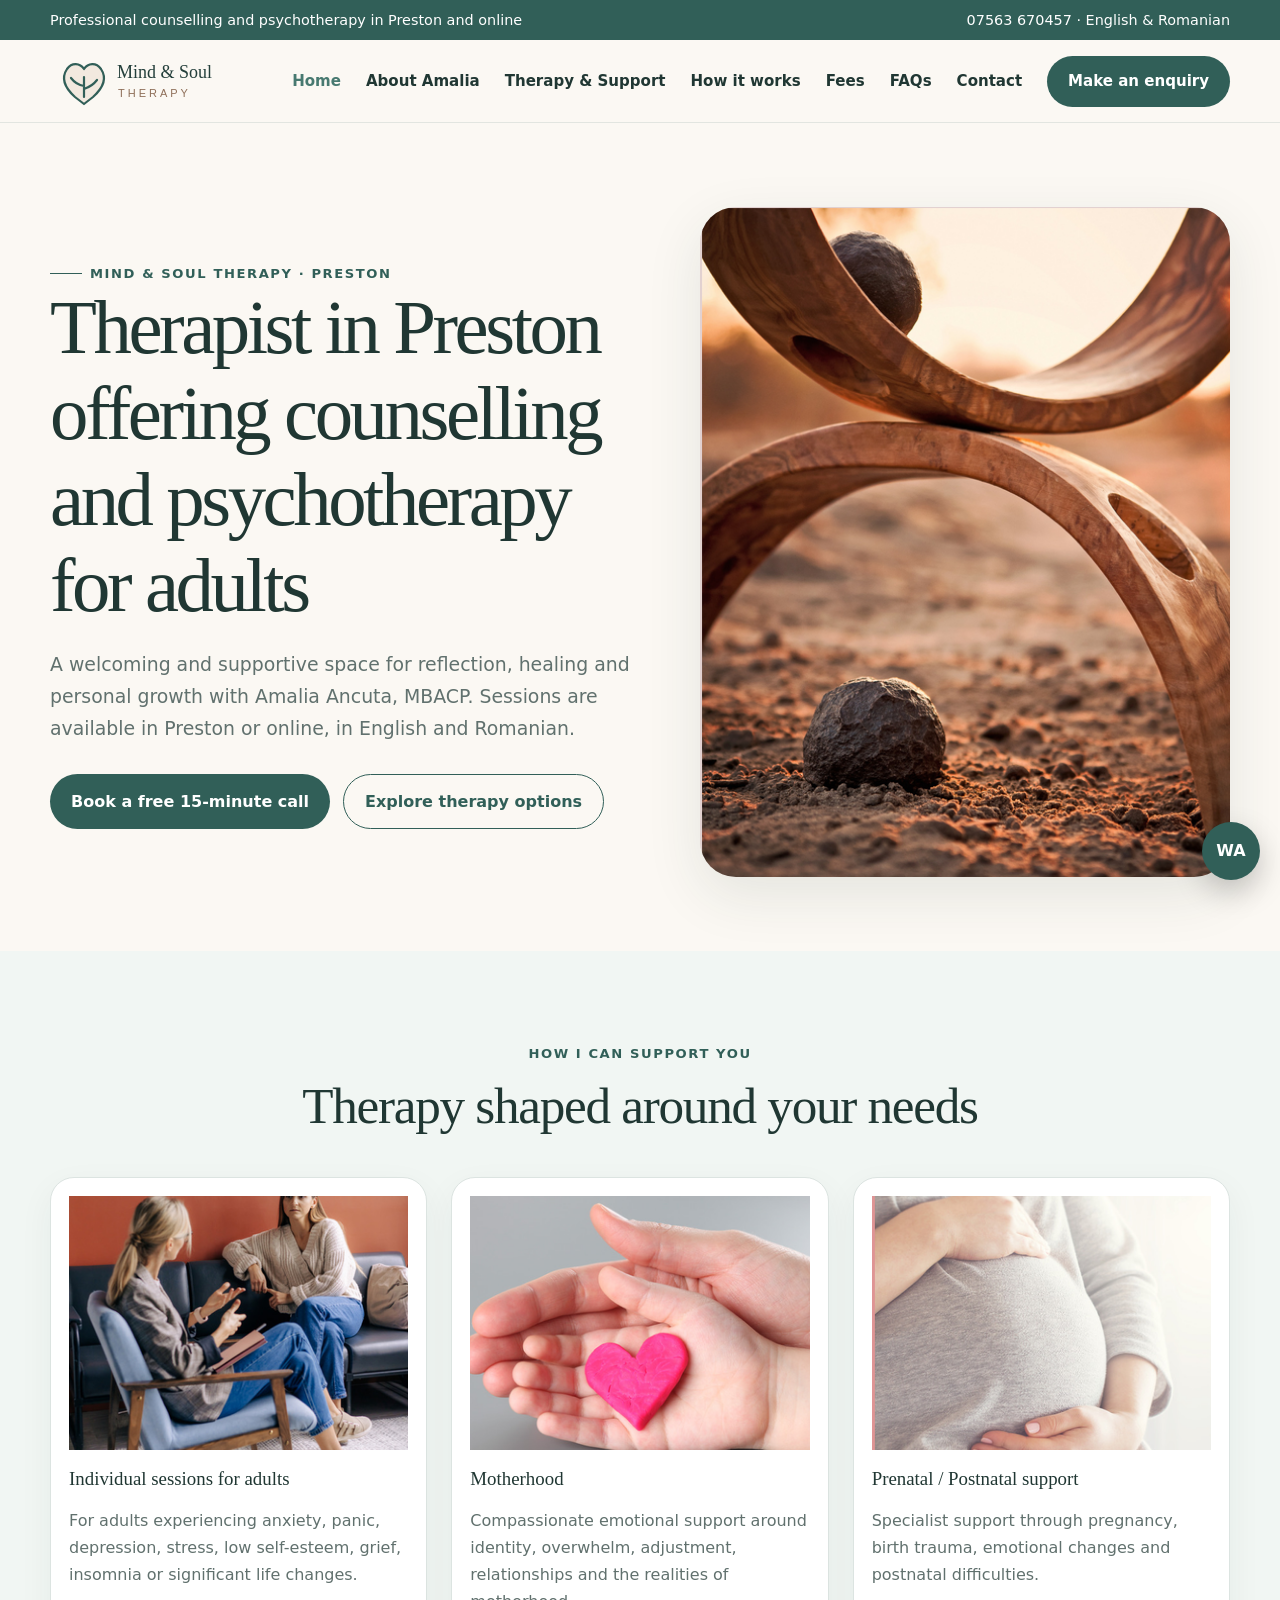
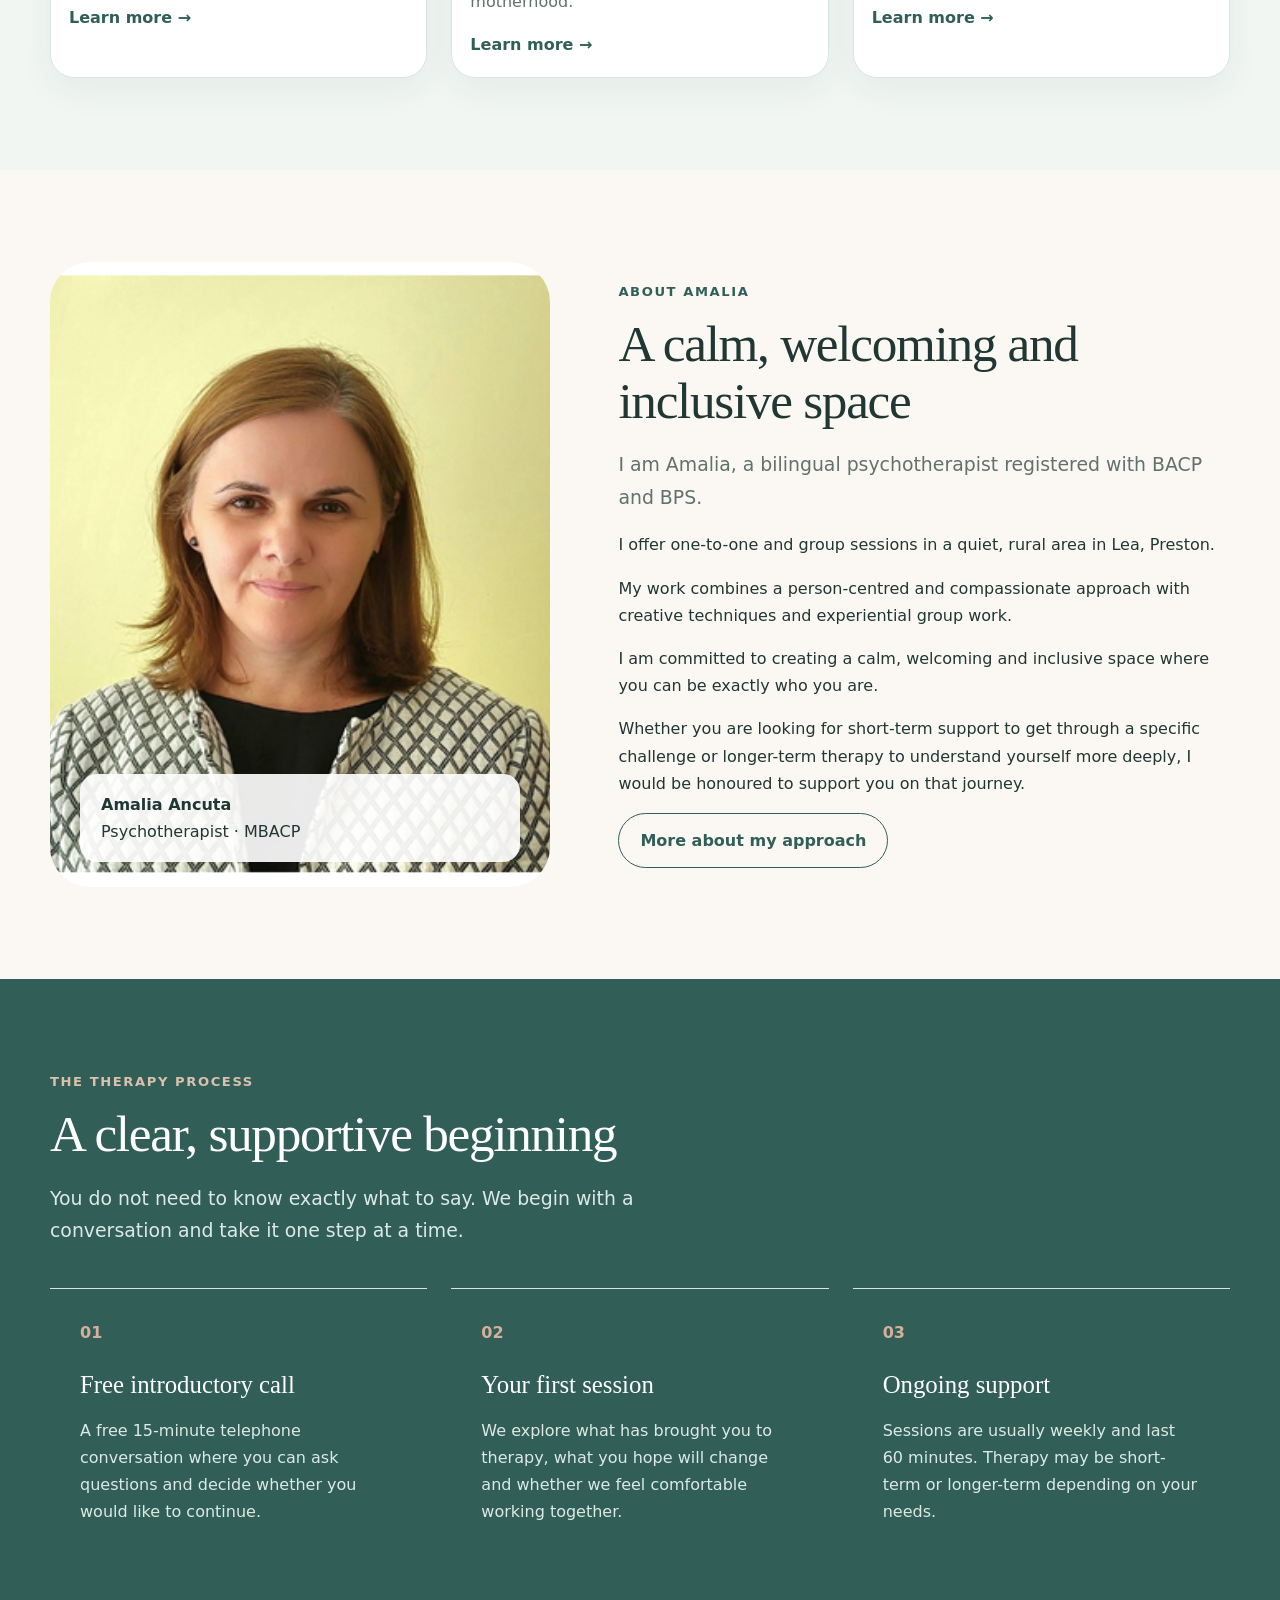
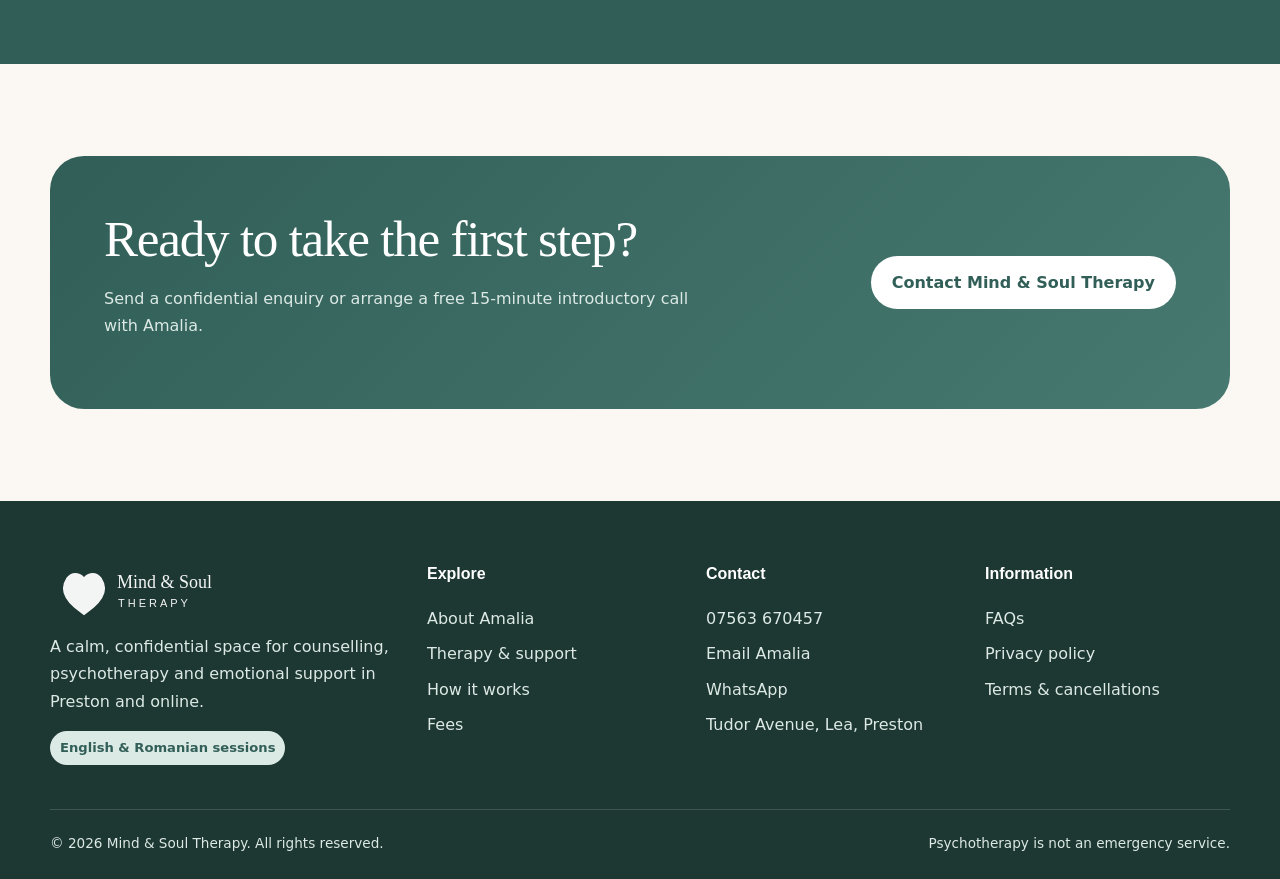
<file: index.html>
<!doctype html>
<html lang="en">
<head>
<meta charset="utf-8">
<meta name="viewport" content="width=device-width,initial-scale=1">

<title>Therapist in Preston | Counselling &amp; Psychotherapy | Mind &amp; Soul Therapy</title>

<meta name="description" content="Looking for a therapist in Preston? Mind &amp; Soul Therapy offers confidential counselling and psychotherapy for adults, anxiety, stress, motherhood and life transitions.">

<link rel="canonical" href="https://mindandsoul-therapy.co.uk/">

<meta property="og:title" content="Therapist in Preston | Counselling &amp; Psychotherapy | Mind &amp; Soul Therapy">
<meta property="og:description" content="Confidential counselling and psychotherapy in Preston for adults experiencing anxiety, stress, motherhood challenges and life transitions.">
<meta property="og:type" content="website">
<meta property="og:url" content="https://mindandsoul-therapy.co.uk/">
<meta property="og:site_name" content="Mind &amp; Soul Therapy">

<link rel="icon" href="assets/favicon.svg" type="image/svg+xml">
<link rel="stylesheet" href="assets/styles.css">
<script defer src="assets/main.js"></script>

<script type="application/ld+json">
{
  "@context": "https://schema.org",
  "@type": "ProfessionalService",
  "name": "Mind & Soul Therapy",
  "description": "Confidential counselling and psychotherapy for adults in Preston and online.",
  "founder": {
    "@type": "Person",
    "name": "Amalia Ancuta",
    "jobTitle": "Psychotherapist"
  },
  "url": "https://mindandsoul-therapy.co.uk/",
  "telephone": "+447563670457",
  "email": "amalia.counselling@gmail.com",
  "address": {
    "@type": "PostalAddress",
    "streetAddress": "Tudor Avenue, Lea",
    "addressLocality": "Preston",
    "postalCode": "PR4 0XA",
    "addressCountry": "GB"
  },
  "areaServed": [
    {
      "@type": "City",
      "name": "Preston"
    },
    {
      "@type": "AdministrativeArea",
      "name": "Lancashire"
    }
  ],
  "availableLanguage": [
    "English",
    "Romanian"
  ]
}
</script>
</head>

<body>

<a class="skip" href="#main">Skip to content</a>

<div class="topbar">
  <div class="container">
    <span>Professional counselling and psychotherapy in Preston and online</span>
    <span>
      <a href="tel:+447563670457">07563 670457</a>
      · English &amp; Romanian
    </span>
  </div>
</div>

<header class="site-header">
  <div class="container nav">

    <a class="brand" href="index.html" aria-label="Mind and Soul Therapy home">
      <img src="assets/logo.svg" alt="Mind & Soul Therapy">
    </a>

    <button class="menu-btn" aria-label="Open menu" aria-expanded="false">☰</button>

    <nav class="nav-links" aria-label="Main navigation">
      <a href="index.html" aria-current="page">Home</a>
      <a href="about.html">About Amalia</a>
      <a href="services.html">Therapy &amp; Support</a>
      <a href="how-it-works.html">How it works</a>
      <a href="fees.html">Fees</a>
      <a href="faq.html">FAQs</a>
      <a href="contact.html">Contact</a>
      <a class="nav-cta" href="contact.html">Make an enquiry</a>
    </nav>

  </div>
</header>

<main id="main">

<section class="hero">
  <div class="container hero-grid">

    <div>
      <span class="eyebrow">Mind &amp; Soul Therapy · Preston</span>

      <h1>Therapist in Preston offering counselling and psychotherapy for adults</h1>

      <p class="lead">
        A welcoming and supportive space for reflection, healing and personal growth with Amalia Ancuta, MBACP. Sessions are available in Preston or online, in English and Romanian.
      </p>

      <div class="hero-actions">
        <a class="btn" href="contact.html">Book a free 15-minute call</a>
        <a class="btn secondary" href="services.html">Explore therapy options</a>
      </div>
    </div>

    <div class="hero-photo">
      <img src="assets/homepage-hero.png" alt="Balancing sculpture representing calm, balance and emotional wellbeing">
    </div>

  </div>
</section>

<section class="section alt">
  <div class="container">

    <div class="section-head center">
      <div class="kicker">How I can support you</div>
      <h2>Therapy shaped around your needs</h2>
    </div>

    <div class="grid-3">

      <article class="card image-card">
        <img class="service-thumb" src="assets/service-individual.png" alt="Individual counselling sessions for adults in Preston">
        <h3 class="service-card-title">Individual sessions for adults</h3>
        <p>
          For adults experiencing anxiety, panic, depression, stress, low self-esteem, grief, insomnia or significant life changes.
        </p>
        <a class="link-arrow" href="services.html#individual">Learn more →</a>
      </article>

      <article class="card image-card">
        <img class="service-thumb" src="assets/service-motherhood.png" alt="Therapeutic support for motherhood">
        <h3 class="service-card-title">Motherhood</h3>
        <p>
          Compassionate emotional support around identity, overwhelm, adjustment, relationships and the realities of motherhood.
        </p>
        <a class="link-arrow" href="services.html#motherhood">Learn more →</a>
      </article>

      <article class="card image-card">
        <img class="service-thumb" src="assets/service-prenatal.png" alt="Prenatal and postnatal emotional support">
        <h3 class="service-card-title">Prenatal / Postnatal support</h3>
        <p>
          Specialist support through pregnancy, birth trauma, emotional changes and postnatal difficulties.
        </p>
        <a class="link-arrow" href="services.html#prenatal">Learn more →</a>
      </article>

    </div>
  </div>
</section>

<section class="section">
  <div class="container split">

    <div class="portrait photo">
      <img src="assets/about-amalia.png" alt="Amalia Ancuta, psychotherapist in Preston">

      <div class="portrait-caption">
        <strong>Amalia Ancuta</strong>
        <span>Psychotherapist · MBACP</span>
      </div>
    </div>

    <div>
      <div class="kicker">About Amalia</div>

      <h2>A calm, welcoming and inclusive space</h2>

      <p class="lead">
        I am Amalia, a bilingual psychotherapist registered with BACP and BPS.
      </p>

      <p>
        I offer one-to-one and group sessions in a quiet, rural area in Lea, Preston.
      </p>

      <p>
        My work combines a person-centred and compassionate approach with creative techniques and experiential group work.
      </p>

      <p>
        I am committed to creating a calm, welcoming and inclusive space where you can be exactly who you are.
      </p>

      <p>
        Whether you are looking for short-term support to get through a specific challenge or longer-term therapy to understand yourself more deeply, I would be honoured to support you on that journey.
      </p>

      <a class="btn secondary" href="about.html">More about my approach</a>
    </div>

  </div>
</section>

<section class="section dark">
  <div class="container">

    <div class="section-head">
      <div class="kicker">The therapy process</div>

      <h2>A clear, supportive beginning</h2>

      <p class="lead">
        You do not need to know exactly what to say. We begin with a conversation and take it one step at a time.
      </p>
    </div>

    <div class="steps">

      <div class="step">
        <h3>Free introductory call</h3>
        <p>
          A free 15-minute telephone conversation where you can ask questions and decide whether you would like to continue.
        </p>
      </div>

      <div class="step">
        <h3>Your first session</h3>
        <p>
          We explore what has brought you to therapy, what you hope will change and whether we feel comfortable working together.
        </p>
      </div>

      <div class="step">
        <h3>Ongoing support</h3>
        <p>
          Sessions are usually weekly and last 60 minutes. Therapy may be short-term or longer-term depending on your needs.
        </p>
      </div>

    </div>
  </div>
</section>

<section class="section">
  <div class="container">

    <div class="cta-panel">
      <div>
        <h2>Ready to take the first step?</h2>
        <p>
          Send a confidential enquiry or arrange a free 15-minute introductory call with Amalia.
        </p>
      </div>

      <a class="btn light" href="contact.html">Contact Mind &amp; Soul Therapy</a>
    </div>

  </div>
</section>

</main>

<footer class="footer">
  <div class="container">

    <div class="footer-grid">

      <div>
        <img class="footer-logo" src="assets/logo.svg" alt="Mind & Soul Therapy">

        <p>
          A calm, confidential space for counselling, psychotherapy and emotional support in Preston and online.
        </p>

        <span class="badge">English &amp; Romanian sessions</span>
      </div>

      <div>
        <h3>Explore</h3>
        <a href="about.html">About Amalia</a>
        <a href="services.html">Therapy &amp; support</a>
        <a href="how-it-works.html">How it works</a>
        <a href="fees.html">Fees</a>
      </div>

      <div>
        <h3>Contact</h3>
        <a href="tel:+447563670457">07563 670457</a>
        <a href="mailto:amalia.counselling@gmail.com">Email Amalia</a>
        <a href="https://wa.me/447563670457" target="_blank" rel="noopener">WhatsApp</a>
        <a href="contact.html">Tudor Avenue, Lea, Preston</a>
      </div>

      <div>
        <h3>Information</h3>
        <a href="faq.html">FAQs</a>
        <a href="privacy.html">Privacy policy</a>
        <a href="terms.html">Terms &amp; cancellations</a>
      </div>

    </div>

    <div class="footer-bottom">
      <span>© <span data-year></span> Mind &amp; Soul Therapy. All rights reserved.</span>
      <span>Psychotherapy is not an emergency service.</span>
    </div>

  </div>
</footer>

<a
  class="whatsapp"
  href="https://wa.me/447563670457"
  target="_blank"
  rel="noopener"
  aria-label="Message Amalia on WhatsApp"
>WA</a>

</body>
</html>
</file>
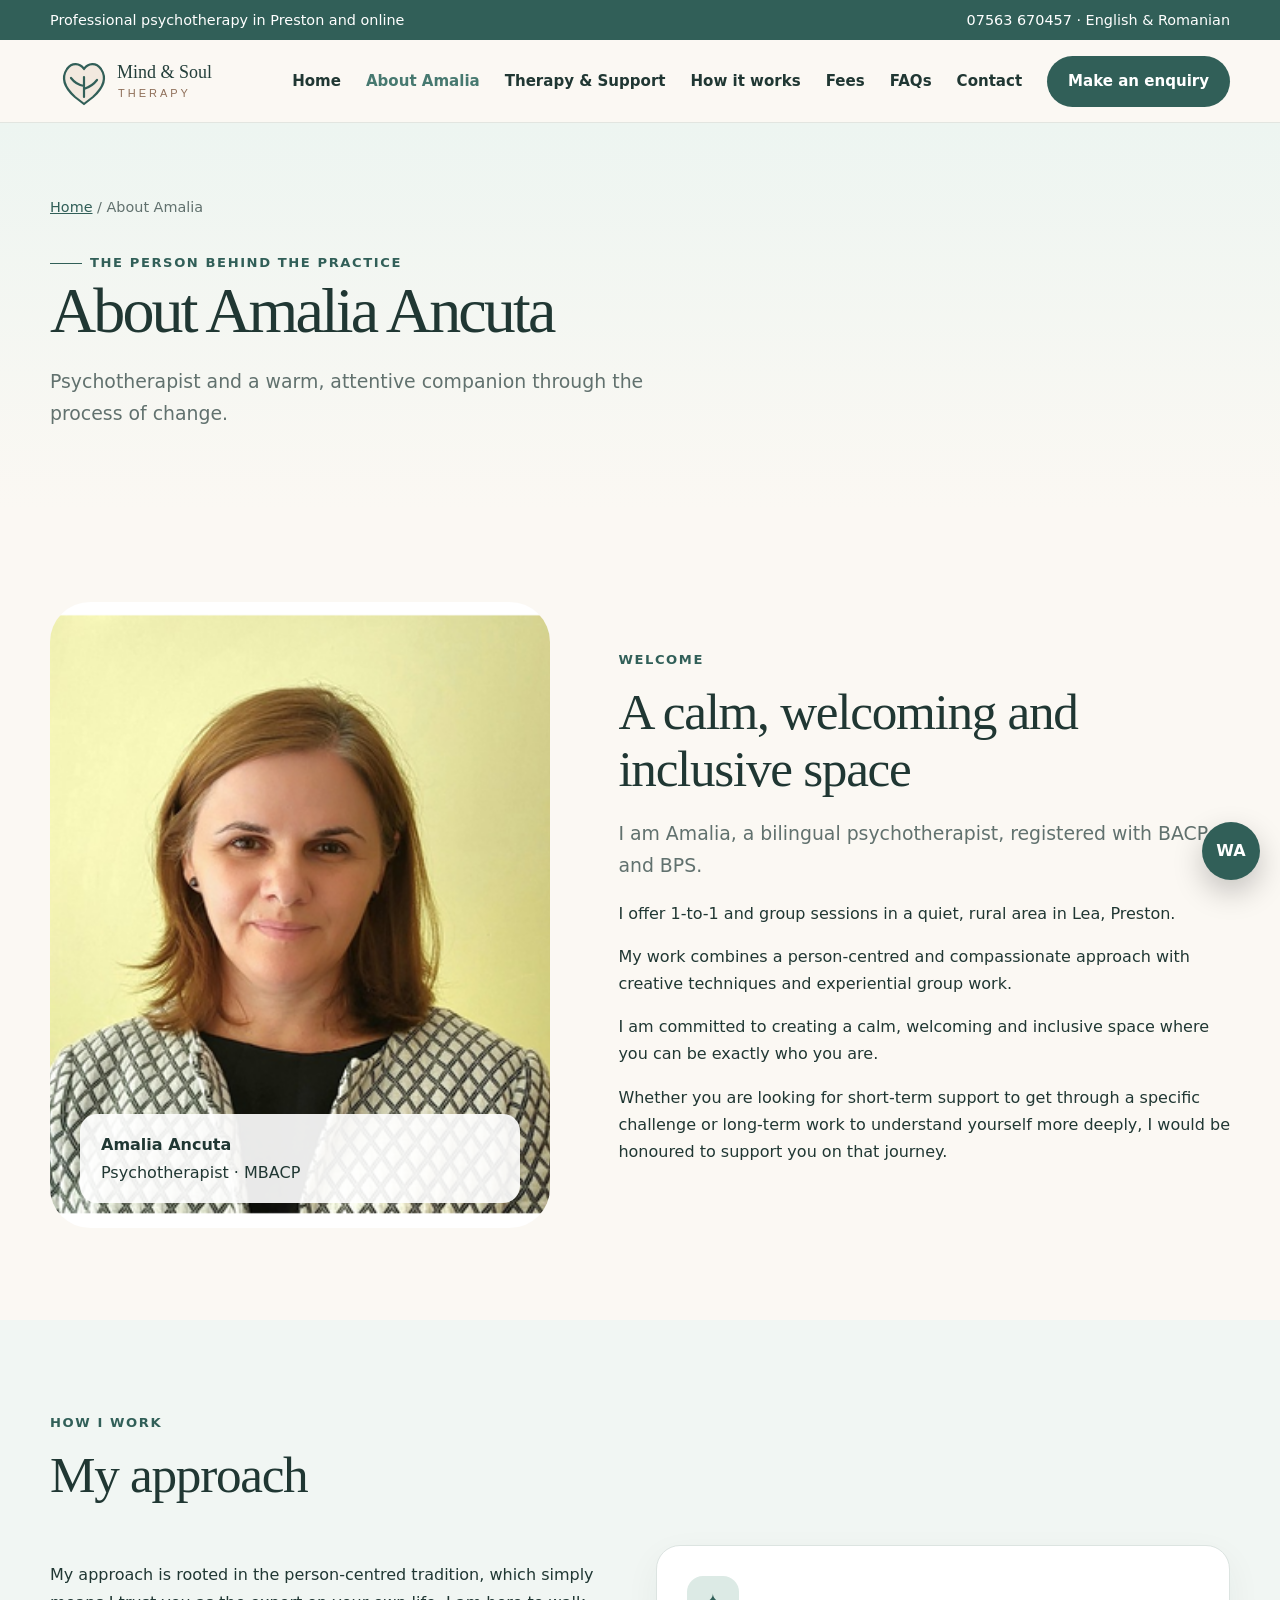
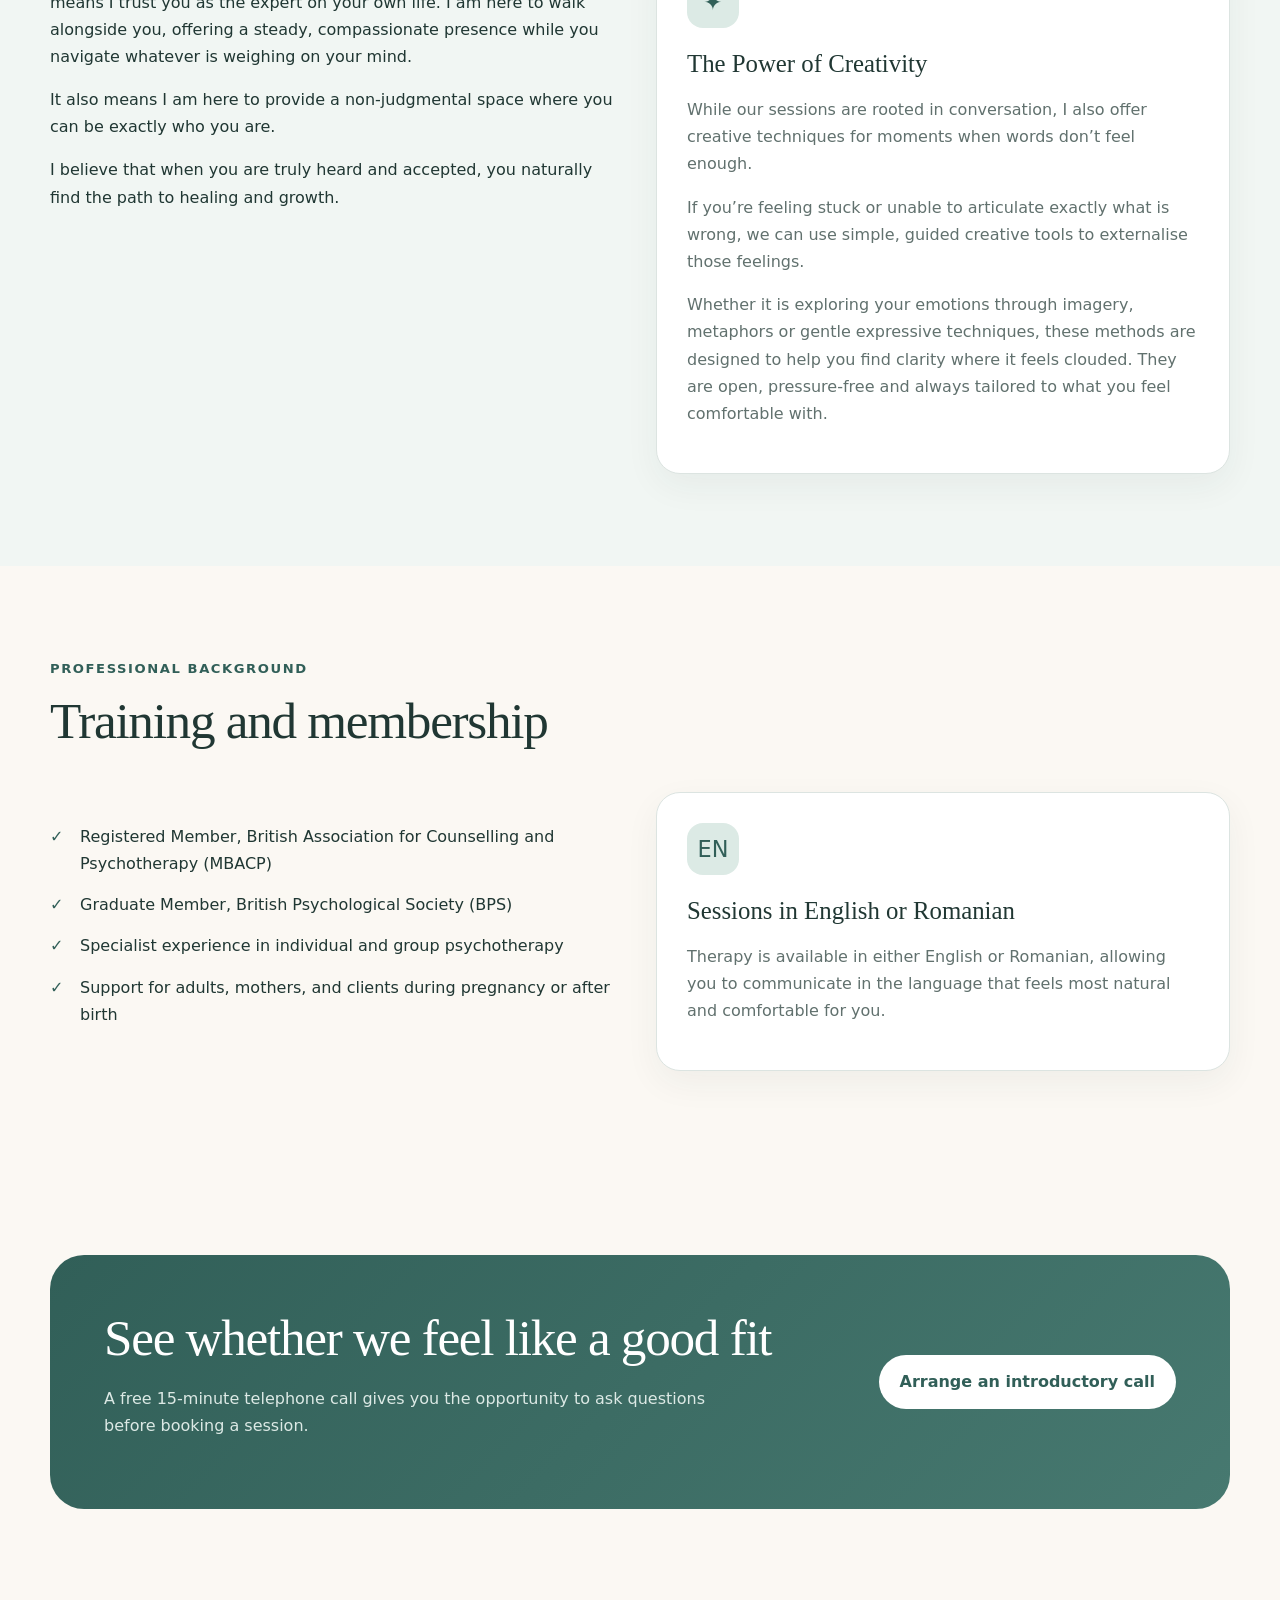
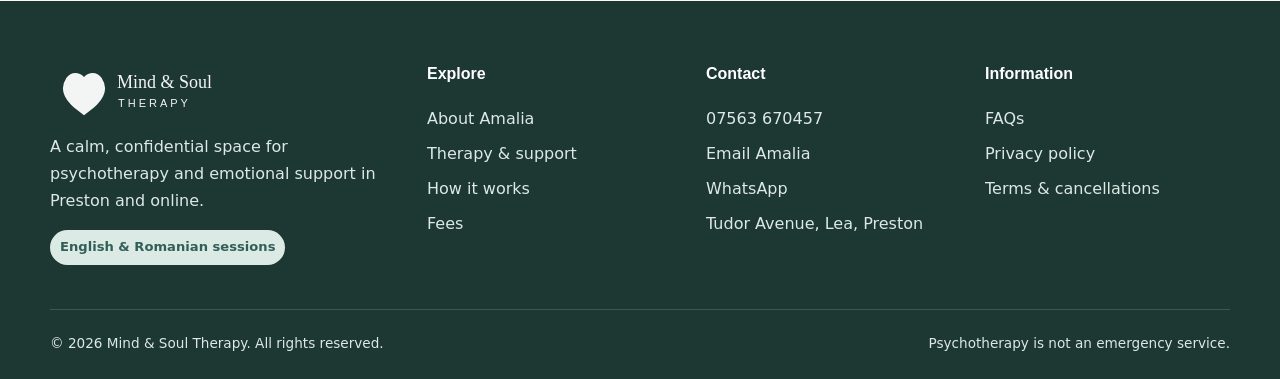
<file: about.html>
<!doctype html>
<html lang="en"><head><meta charset="utf-8"><meta name="viewport" content="width=device-width,initial-scale=1">
<title>About Amalia | Mind & Soul Therapy Preston</title><meta name="description" content="Meet Amalia Ancuta, MBACP, a bilingual psychotherapist offering counselling in Preston and online in English and Romanian."><link rel="canonical" href="https://mindandsoul-therapy.co.uk/about.html">
<meta property="og:title" content="About Amalia | Mind & Soul Therapy Preston"><meta property="og:description" content="Meet Amalia Ancuta, MBACP, a bilingual psychotherapist offering counselling in Preston and online in English and Romanian."><meta property="og:type" content="website"><meta property="og:site_name" content="Mind & Soul Therapy">
<link rel="icon" href="assets/favicon.svg" type="image/svg+xml"><link rel="stylesheet" href="assets/styles.css"><script defer src="assets/main.js"></script>
<script type="application/ld+json">{"@context":"https://schema.org","@type":"ProfessionalService","name":"Mind & Soul Therapy","founder":"Amalia Ancuta","url":"https://mindandsoul-therapy.co.uk/","telephone":"+447563670457","email":"amalia.counselling@gmail.com","address":{"@type":"PostalAddress","streetAddress":"Tudor Avenue, Lea","addressLocality":"Preston","postalCode":"PR4 0XA","addressCountry":"GB"},"areaServed":"Preston and online across the UK","availableLanguage":["English","Romanian"]}</script></head><body>
<a class="skip" href="#main">Skip to content</a>
<div class="topbar"><div class="container"><span>Professional psychotherapy in Preston and online</span><span><a href="tel:+447563670457">07563 670457</a> · English & Romanian</span></div></div>
<header class="site-header"><div class="container nav"><a class="brand" href="index.html" aria-label="Mind and Soul Therapy home"><img src="assets/logo.svg" alt="Mind & Soul Therapy"></a><button class="menu-btn" aria-label="Open menu" aria-expanded="false">☰</button><nav class="nav-links" aria-label="Main navigation"><a href="index.html">Home</a><a href="about.html" aria-current="page">About Amalia</a><a href="services.html">Therapy & Support</a><a href="how-it-works.html">How it works</a><a href="fees.html">Fees</a><a href="faq.html">FAQs</a><a href="contact.html">Contact</a><a class="nav-cta" href="contact.html">Make an enquiry</a></nav></div></header><main id="main"><section class="page-hero"><div class="container"><div class="breadcrumbs"><a href="index.html">Home</a> / About Amalia</div><span class="eyebrow">The person behind the practice</span><h1>About Amalia Ancuta</h1><p class="lead">Psychotherapist and a warm, attentive companion through the process of change.</p></div></section>
<section class="section"><div class="container split"><div class="portrait photo"><img src="assets/about-amalia.png" alt="Amalia Ancuta"><div class="portrait-caption"><strong>Amalia Ancuta</strong><span>Psychotherapist · MBACP</span></div></div><div><div class="kicker">Welcome</div><h2>A calm, welcoming and inclusive space</h2><p class="lead">I am Amalia, a bilingual psychotherapist, registered with BACP and BPS.</p><p>I offer 1-to-1 and group sessions in a quiet, rural area in Lea, Preston.</p><p>My work combines a person-centred and compassionate approach with creative techniques and experiential group work.</p><p>I am committed to creating a calm, welcoming and inclusive space where you can be exactly who you are.</p><p>Whether you are looking for short-term support to get through a specific challenge or long-term work to understand yourself more deeply, I would be honoured to support you on that journey.</p></div></div></section>
<section class="section alt"><div class="container"><div class="section-head"><div class="kicker">How I work</div><h2>My approach</h2></div><div class="grid-2"><div><p>My approach is rooted in the person-centred tradition, which simply means I trust you as the expert on your own life. I am here to walk alongside you, offering a steady, compassionate presence while you navigate whatever is weighing on your mind.</p><p>It also means I am here to provide a non-judgmental space where you can be exactly who you are.</p><p>I believe that when you are truly heard and accepted, you naturally find the path to healing and growth.</p></div><div class="card"><div class="icon">✦</div><h3>The Power of Creativity</h3><p>While our sessions are rooted in conversation, I also offer creative techniques for moments when words don’t feel enough.</p><p>If you’re feeling stuck or unable to articulate exactly what is wrong, we can use simple, guided creative tools to externalise those feelings.</p><p>Whether it is exploring your emotions through imagery, metaphors or gentle expressive techniques, these methods are designed to help you find clarity where it feels clouded. They are open, pressure-free and always tailored to what you feel comfortable with.</p></div></div></div></section>
<section class="section"><div class="container"><div class="section-head"><div class="kicker">Professional background</div><h2>Training and membership</h2></div><div class="grid-2"><div><ul class="checks"><li>Registered Member, British Association for Counselling and Psychotherapy (MBACP)</li><li>Graduate Member, British Psychological Society (BPS)</li><li>Specialist experience in individual and group psychotherapy</li><li>Support for adults, mothers, and clients during pregnancy or after birth</li></ul></div><div class="card"><div class="icon">EN</div><h3>Sessions in English or Romanian</h3><p>Therapy is available in either English or Romanian, allowing you to communicate in the language that feels most natural and comfortable for you.</p></div></div></div></section>
<section class="section"><div class="container"><div class="cta-panel"><div><h2>See whether we feel like a good fit</h2><p>A free 15-minute telephone call gives you the opportunity to ask questions before booking a session.</p></div><a class="btn light" href="contact.html">Arrange an introductory call</a></div></div></section></main><footer class="footer"><div class="container"><div class="footer-grid"><div><img class="footer-logo" src="assets/logo.svg" alt="Mind & Soul Therapy"><p>A calm, confidential space for psychotherapy and emotional support in Preston and online.</p><span class="badge">English & Romanian sessions</span></div><div><h3>Explore</h3><a href="about.html">About Amalia</a><a href="services.html">Therapy & support</a><a href="how-it-works.html">How it works</a><a href="fees.html">Fees</a></div><div><h3>Contact</h3><a href="tel:+447563670457">07563 670457</a><a href="mailto:amalia.counselling@gmail.com">Email Amalia</a><a href="https://wa.me/447563670457" target="_blank" rel="noopener">WhatsApp</a><a href="contact.html">Tudor Avenue, Lea, Preston</a></div><div><h3>Information</h3><a href="faq.html">FAQs</a><a href="privacy.html">Privacy policy</a><a href="terms.html">Terms & cancellations</a></div></div><div class="footer-bottom"><span>© <span data-year></span> Mind & Soul Therapy. All rights reserved.</span><span>Psychotherapy is not an emergency service.</span></div></div></footer><a class="whatsapp" href="https://wa.me/447563670457" target="_blank" rel="noopener" aria-label="Message Amalia on WhatsApp">WA</a></body></html>
</file>
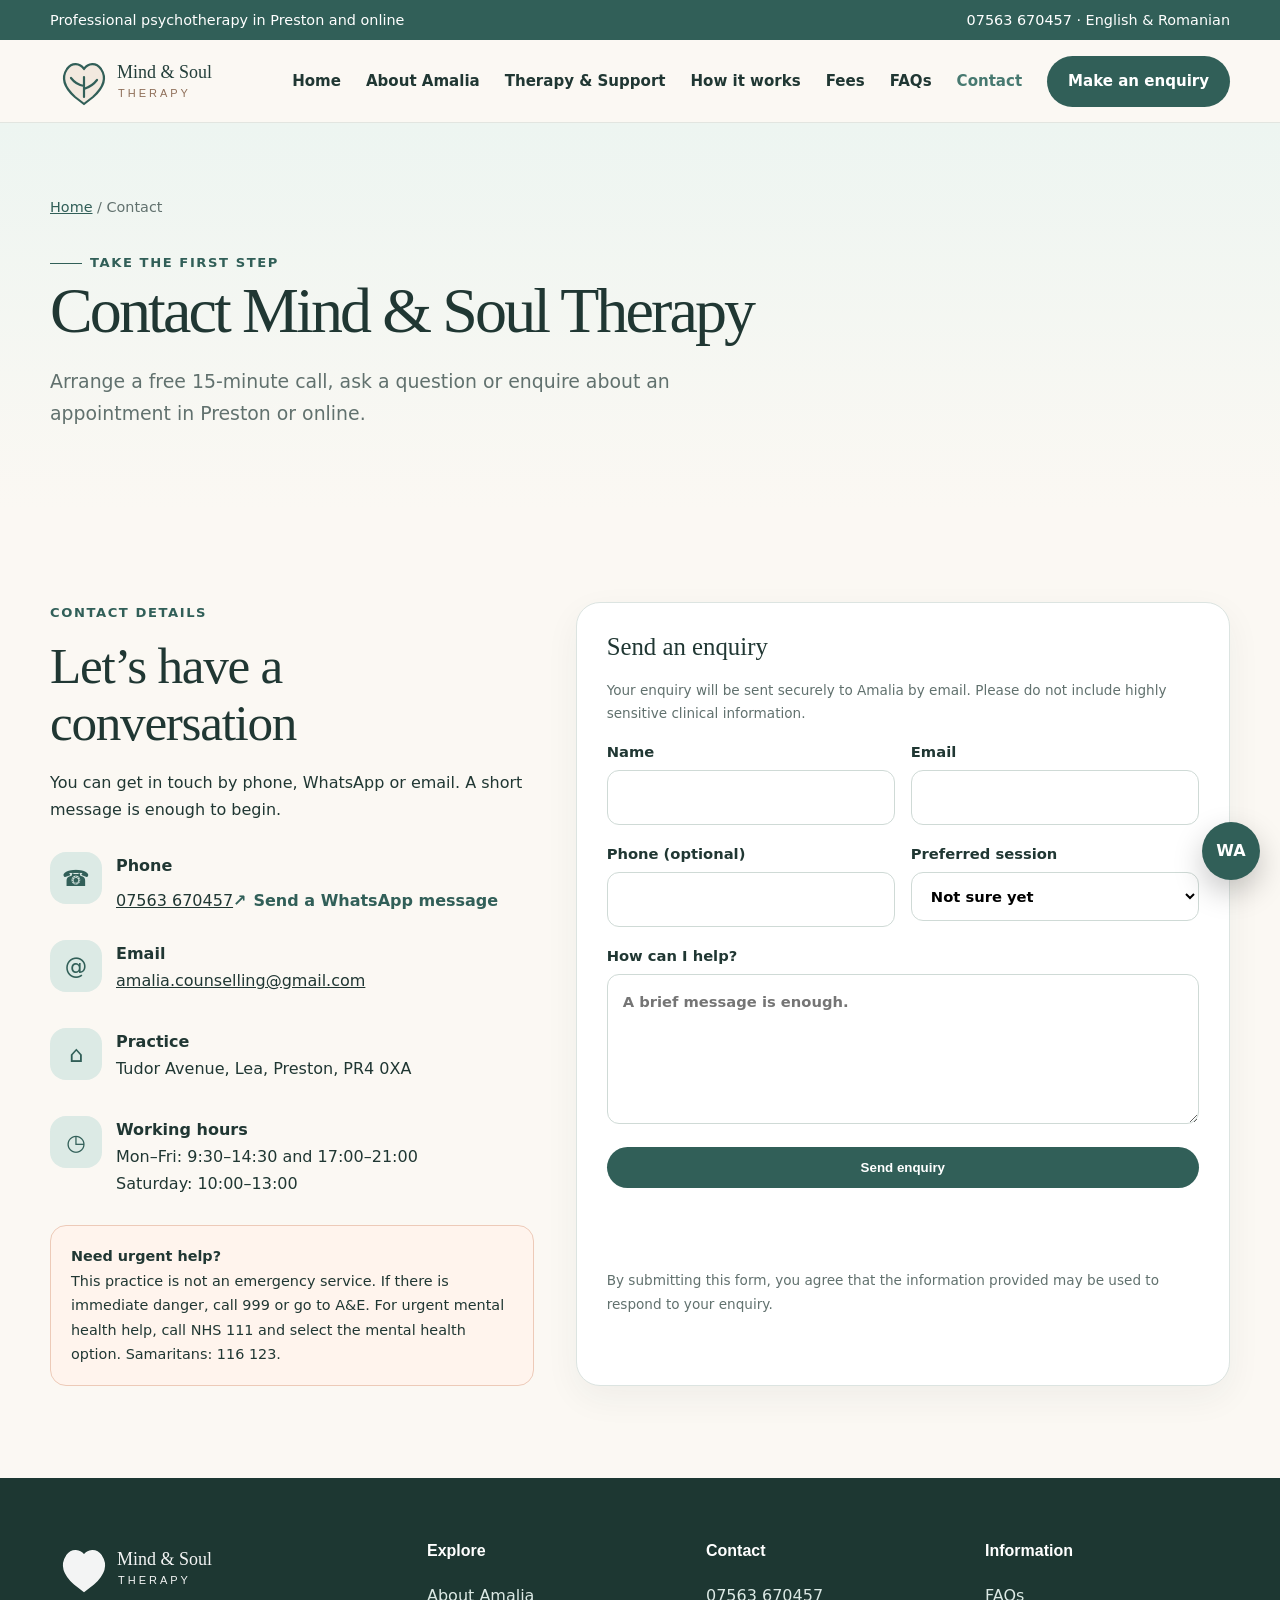
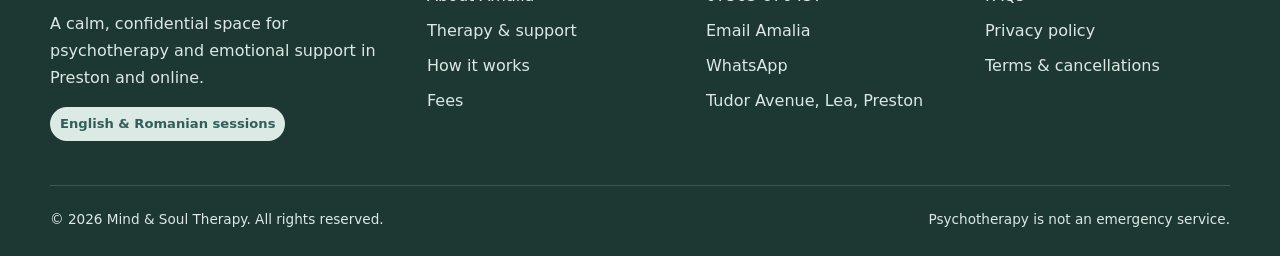
<file: contact.html>
<!doctype html>
<html lang="en"><head><meta charset="utf-8"><meta name="viewport" content="width=device-width,initial-scale=1">
<title>Contact | Mind & Soul Therapy Preston</title><meta name="description" content="Contact Amalia Ancuta at Mind & Soul Therapy for counselling in Preston or online. Phone, WhatsApp and email enquiries welcome."><link rel="canonical" href="https://mindandsoul-therapy.co.uk/contact.html">
<meta property="og:title" content="Contact | Mind & Soul Therapy Preston"><meta property="og:description" content="Contact Amalia Ancuta at Mind & Soul Therapy for counselling in Preston or online. Phone, WhatsApp and email enquiries welcome."><meta property="og:type" content="website"><meta property="og:site_name" content="Mind & Soul Therapy">
<link rel="icon" href="assets/favicon.svg" type="image/svg+xml"><link rel="stylesheet" href="assets/styles.css"><script defer src="assets/main.js"></script>
<script type="application/ld+json">{"@context":"https://schema.org","@type":"ProfessionalService","name":"Mind & Soul Therapy","founder":"Amalia Ancuta","url":"https://mindandsoul-therapy.co.uk/","telephone":"+447563670457","email":"amalia.counselling@gmail.com","address":{"@type":"PostalAddress","streetAddress":"Tudor Avenue, Lea","addressLocality":"Preston","postalCode":"PR4 0XA","addressCountry":"GB"},"areaServed":"Preston and online across the UK","availableLanguage":["English","Romanian"]}</script></head><body>
<a class="skip" href="#main">Skip to content</a>
<div class="topbar"><div class="container"><span>Professional psychotherapy in Preston and online</span><span><a href="tel:+447563670457">07563 670457</a> · English & Romanian</span></div></div>
<header class="site-header"><div class="container nav"><a class="brand" href="index.html" aria-label="Mind and Soul Therapy home"><img src="assets/logo.svg" alt="Mind & Soul Therapy"></a><button class="menu-btn" aria-label="Open menu" aria-expanded="false">☰</button><nav class="nav-links" aria-label="Main navigation"><a href="index.html">Home</a><a href="about.html">About Amalia</a><a href="services.html">Therapy & Support</a><a href="how-it-works.html">How it works</a><a href="fees.html">Fees</a><a href="faq.html">FAQs</a><a href="contact.html" aria-current="page">Contact</a><a class="nav-cta" href="contact.html">Make an enquiry</a></nav></div></header><main id="main"><section class="page-hero"><div class="container"><div class="breadcrumbs"><a href="index.html">Home</a> / Contact</div><span class="eyebrow">Take the first step</span><h1>Contact Mind & Soul Therapy</h1><p class="lead">Arrange a free 15-minute call, ask a question or enquire about an appointment in Preston or online.</p></div></section>
<section class="section"><div class="container contact-grid"><div><div class="kicker">Contact details</div><h2>Let’s have a conversation</h2><p>You can get in touch by phone, WhatsApp or email. A short message is enough to begin.</p><div class="contact-list"><div class="contact-item"><div class="icon">☎</div><div><b>Phone</b><a href="tel:+447563670457">07563 670457</a><a class="inline-whatsapp" href="https://wa.me/447563670457" target="_blank" rel="noopener">Send a WhatsApp message</a></div></div><div class="contact-item"><div class="icon">@</div><div><b>Email</b><a href="mailto:amalia.counselling@gmail.com">amalia.counselling@gmail.com</a></div></div><div class="contact-item"><div class="icon">⌂</div><div><b>Practice</b><span>Tudor Avenue, Lea, Preston, PR4 0XA</span></div></div><div class="contact-item"><div class="icon">◷</div><div><b>Working hours</b><span>Mon–Fri: 9:30–14:30 and 17:00–21:00<br>Saturday: 10:00–13:00</span></div></div></div><div class="crisis"><strong>Need urgent help?</strong><br>This practice is not an emergency service. If there is immediate danger, call 999 or go to A&amp;E. For urgent mental health help, call NHS 111 and select the mental health option. Samaritans: 116 123.</div></div><div class="card"><h3>Send an enquiry</h3><p class="notice">Your enquiry will be sent securely to Amalia by email. Please do not include highly sensitive clinical information.</p><form class="form" id="contact-form" action="https://formsubmit.co/amalia.counselling@gmail.com" method="POST">
<input type="hidden" name="_subject" value="New Mind & Soul Therapy website enquiry">
<input type="hidden" name="_template" value="table">
<input type="hidden" name="_captcha" value="false">
<input type="hidden" name="_next" value="https://mindandsoul-therapy.co.uk/thank-you.html">
<input type="text" name="_honey" style="display:none" tabindex="-1" autocomplete="off"><div class="form-row"><label>Name<input name="name" required autocomplete="name"></label><label>Email<input name="email" type="email" required autocomplete="email"></label></div><div class="form-row"><label>Phone (optional)<input name="phone" autocomplete="tel"></label><label>Preferred session<select name="service"><option>Not sure yet</option><option>Individual psychotherapy</option><option>Motherhood support</option><option>Prenatal / postnatal support</option><option>Power Session</option><option>Group therapy</option><option>Free 15-minute call</option></select></label></div><label>How can I help?<textarea name="message" required placeholder="A brief message is enough."></textarea></label><button class="btn" type="submit">Send enquiry</button><p class="form-status" role="status" aria-live="polite"></p><p class="notice">By submitting this form, you agree that the information provided may be used to respond to your enquiry.</p></form></div></div></section></main><footer class="footer"><div class="container"><div class="footer-grid"><div><img class="footer-logo" src="assets/logo.svg" alt="Mind & Soul Therapy"><p>A calm, confidential space for psychotherapy and emotional support in Preston and online.</p><span class="badge">English & Romanian sessions</span></div><div><h3>Explore</h3><a href="about.html">About Amalia</a><a href="services.html">Therapy & support</a><a href="how-it-works.html">How it works</a><a href="fees.html">Fees</a></div><div><h3>Contact</h3><a href="tel:+447563670457">07563 670457</a><a href="mailto:amalia.counselling@gmail.com">Email Amalia</a><a href="https://wa.me/447563670457" target="_blank" rel="noopener">WhatsApp</a><a href="contact.html">Tudor Avenue, Lea, Preston</a></div><div><h3>Information</h3><a href="faq.html">FAQs</a><a href="privacy.html">Privacy policy</a><a href="terms.html">Terms & cancellations</a></div></div><div class="footer-bottom"><span>© <span data-year></span> Mind & Soul Therapy. All rights reserved.</span><span>Psychotherapy is not an emergency service.</span></div></div></footer><a class="whatsapp" href="https://wa.me/447563670457" target="_blank" rel="noopener" aria-label="Message Amalia on WhatsApp">WA</a></body></html>
</file>
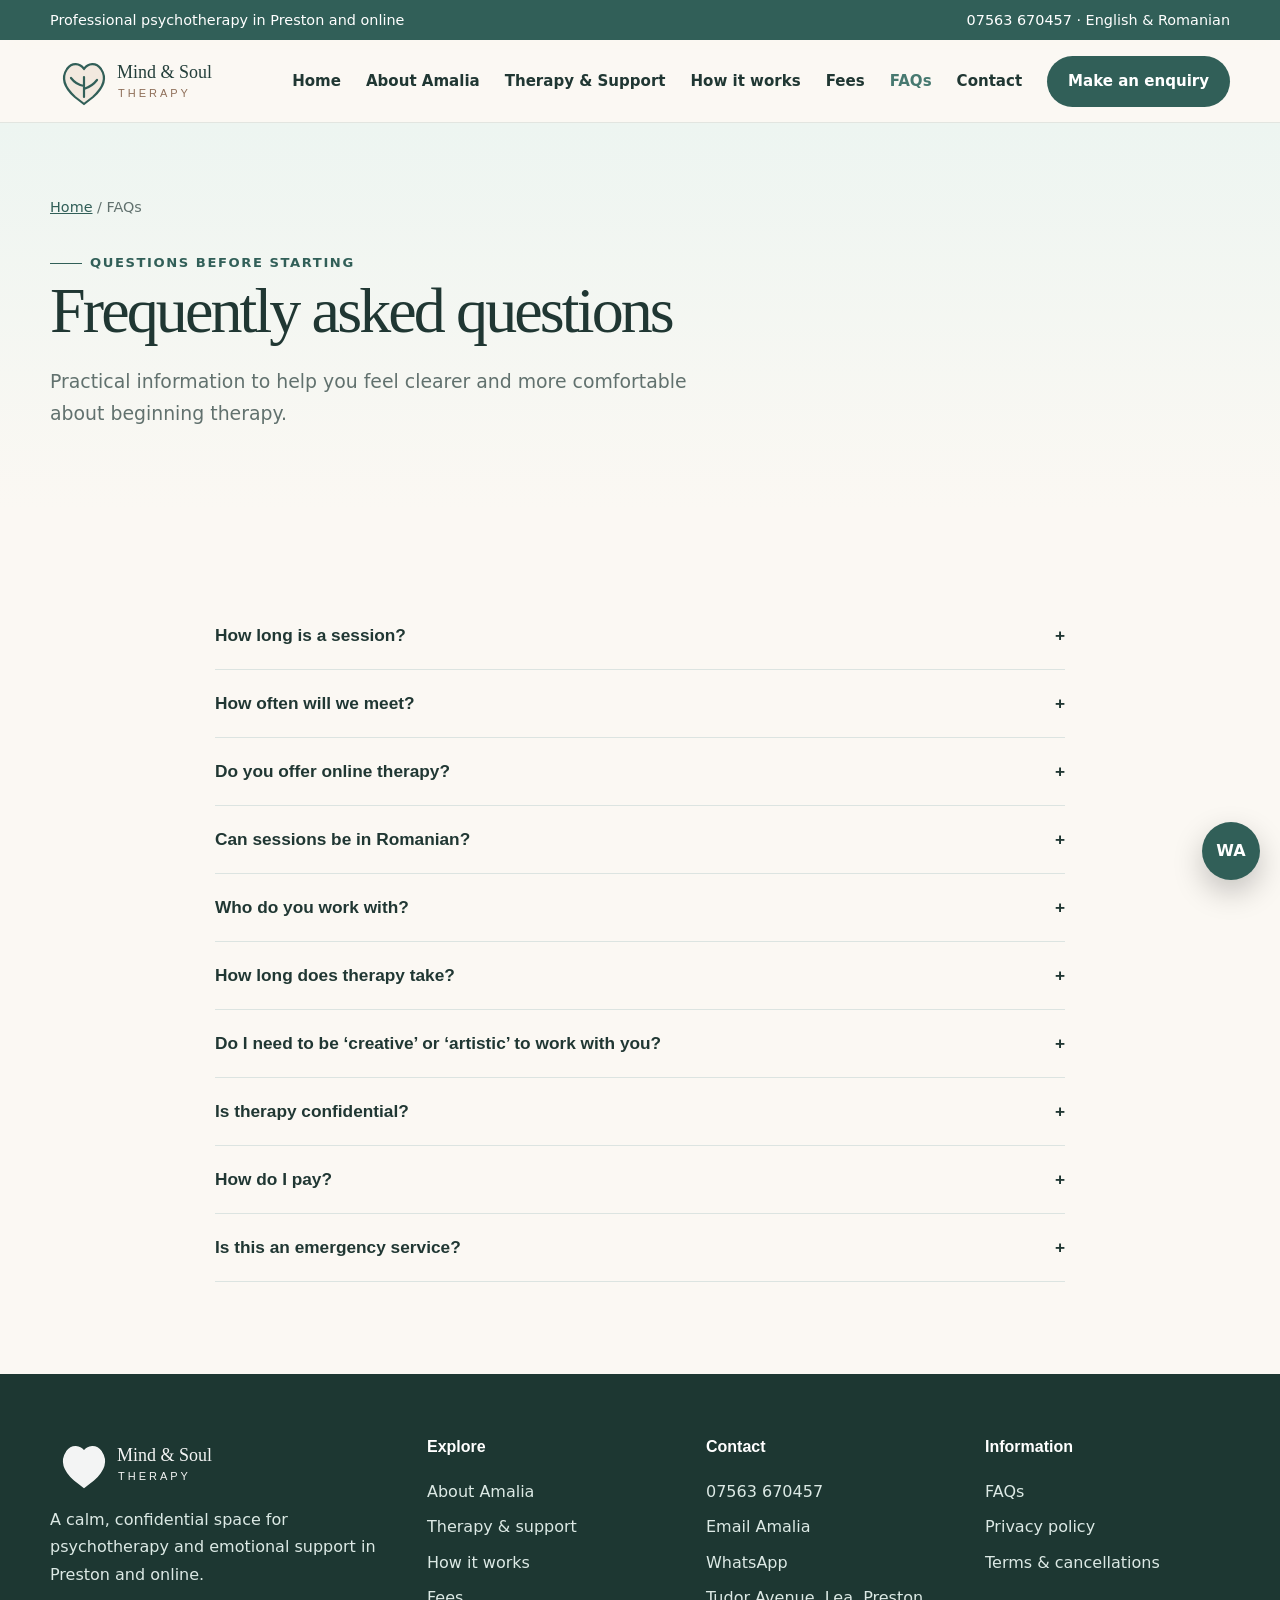
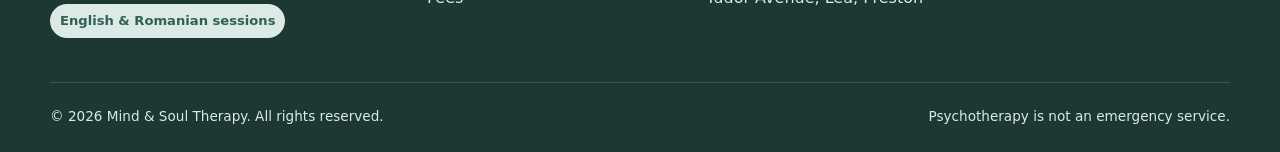
<file: faq.html>
<!doctype html>
<html lang="en"><head><meta charset="utf-8"><meta name="viewport" content="width=device-width,initial-scale=1">
<title>Therapy FAQs | Mind & Soul Therapy Preston</title><meta name="description" content="Answers to common questions about session length, online counselling, creative techniques, confidentiality, fees and starting psychotherapy."><link rel="canonical" href="https://mindandsoul-therapy.co.uk/faq.html">
<meta property="og:title" content="Therapy FAQs | Mind & Soul Therapy Preston"><meta property="og:description" content="Answers to common questions about session length, online counselling, creative techniques, confidentiality, fees and starting psychotherapy."><meta property="og:type" content="website"><meta property="og:site_name" content="Mind & Soul Therapy">
<link rel="icon" href="assets/favicon.svg" type="image/svg+xml"><link rel="stylesheet" href="assets/styles.css"><script defer src="assets/main.js"></script>
<script type="application/ld+json">{"@context":"https://schema.org","@type":"ProfessionalService","name":"Mind & Soul Therapy","founder":"Amalia Ancuta","url":"https://mindandsoul-therapy.co.uk/","telephone":"+447563670457","email":"amalia.counselling@gmail.com","address":{"@type":"PostalAddress","streetAddress":"Tudor Avenue, Lea","addressLocality":"Preston","postalCode":"PR4 0XA","addressCountry":"GB"},"areaServed":"Preston and online across the UK","availableLanguage":["English","Romanian"]}</script></head><body>
<a class="skip" href="#main">Skip to content</a>
<div class="topbar"><div class="container"><span>Professional psychotherapy in Preston and online</span><span><a href="tel:+447563670457">07563 670457</a> · English & Romanian</span></div></div>
<header class="site-header"><div class="container nav"><a class="brand" href="index.html" aria-label="Mind and Soul Therapy home"><img src="assets/logo.svg" alt="Mind & Soul Therapy"></a><button class="menu-btn" aria-label="Open menu" aria-expanded="false">☰</button><nav class="nav-links" aria-label="Main navigation"><a href="index.html">Home</a><a href="about.html">About Amalia</a><a href="services.html">Therapy & Support</a><a href="how-it-works.html">How it works</a><a href="fees.html">Fees</a><a href="faq.html" aria-current="page">FAQs</a><a href="contact.html">Contact</a><a class="nav-cta" href="contact.html">Make an enquiry</a></nav></div></header><main id="main"><section class="page-hero"><div class="container"><div class="breadcrumbs"><a href="index.html">Home</a> / FAQs</div><span class="eyebrow">Questions before starting</span><h1>Frequently asked questions</h1><p class="lead">Practical information to help you feel clearer and more comfortable about beginning therapy.</p></div></section>
<section class="section"><div class="container" style="max-width:850px">
<div class="faq"><button aria-expanded="false">How long is a session?<span>+</span></button><div class="answer">Standard individual and emotional-support sessions last 60 minutes. Power Sessions last 90 minutes.</div></div>
<div class="faq"><button aria-expanded="false">How often will we meet?<span>+</span></button><div class="answer">Sessions usually take place once a week. Frequency can be reviewed depending on your needs and circumstances.</div></div>
<div class="faq"><button aria-expanded="false">Do you offer online therapy?<span>+</span></button><div class="answer">Yes. Sessions are available online as well as face-to-face at the Preston practice.</div></div>
<div class="faq"><button aria-expanded="false">Can sessions be in Romanian?<span>+</span></button><div class="answer">Yes. Therapy is available in Romanian or English, allowing you to choose the language that feels most natural.</div></div>
<div class="faq"><button aria-expanded="false">Who do you work with?<span>+</span></button><div class="answer">Amalia works with adults, mothers, and clients seeking emotional or therapeutic support during pregnancy or after birth.</div></div>
<div class="faq"><button aria-expanded="false">How long does therapy take?<span>+</span></button><div class="answer">Some work is short-term, often around 6–12 sessions, while other therapy is medium or longer-term. This depends on your needs and is reviewed collaboratively.</div></div>
<div class="faq"><button aria-expanded="false">Do I need to be ‘creative’ or ‘artistic’ to work with you?<span>+</span></button><div class="answer">Not at all. My use of creative techniques is not about making ‘art’—it is about providing a way to express feelings that are difficult to put into words. These tools are simple, gentle, and always optional. You don’t need any experience or talent; you just need a willingness to explore.</div></div>
<div class="faq"><button aria-expanded="false">Is therapy confidential?<span>+</span></button><div class="answer">Yes, within professional and legal limits. Exceptions relating to serious risk, safeguarding or legal requirements are explained in the therapy agreement.</div></div>
<div class="faq"><button aria-expanded="false">How do I pay?<span>+</span></button><div class="answer">Payment is made in advance by bank transfer. The first appointment is confirmed after payment.</div></div>
<div class="faq"><button aria-expanded="false">Is this an emergency service?<span>+</span></button><div class="answer">No. If you or someone else is in immediate danger, call 999 or go to A&amp;E. For urgent mental health help that is not an emergency, call NHS 111 and select the mental health option. Samaritans can be reached free, day or night, on 116 123.</div></div>
</div></section></main><footer class="footer"><div class="container"><div class="footer-grid"><div><img class="footer-logo" src="assets/logo.svg" alt="Mind & Soul Therapy"><p>A calm, confidential space for psychotherapy and emotional support in Preston and online.</p><span class="badge">English & Romanian sessions</span></div><div><h3>Explore</h3><a href="about.html">About Amalia</a><a href="services.html">Therapy & support</a><a href="how-it-works.html">How it works</a><a href="fees.html">Fees</a></div><div><h3>Contact</h3><a href="tel:+447563670457">07563 670457</a><a href="mailto:amalia.counselling@gmail.com">Email Amalia</a><a href="https://wa.me/447563670457" target="_blank" rel="noopener">WhatsApp</a><a href="contact.html">Tudor Avenue, Lea, Preston</a></div><div><h3>Information</h3><a href="faq.html">FAQs</a><a href="privacy.html">Privacy policy</a><a href="terms.html">Terms & cancellations</a></div></div><div class="footer-bottom"><span>© <span data-year></span> Mind & Soul Therapy. All rights reserved.</span><span>Psychotherapy is not an emergency service.</span></div></div></footer><a class="whatsapp" href="https://wa.me/447563670457" target="_blank" rel="noopener" aria-label="Message Amalia on WhatsApp">WA</a></body></html>
</file>
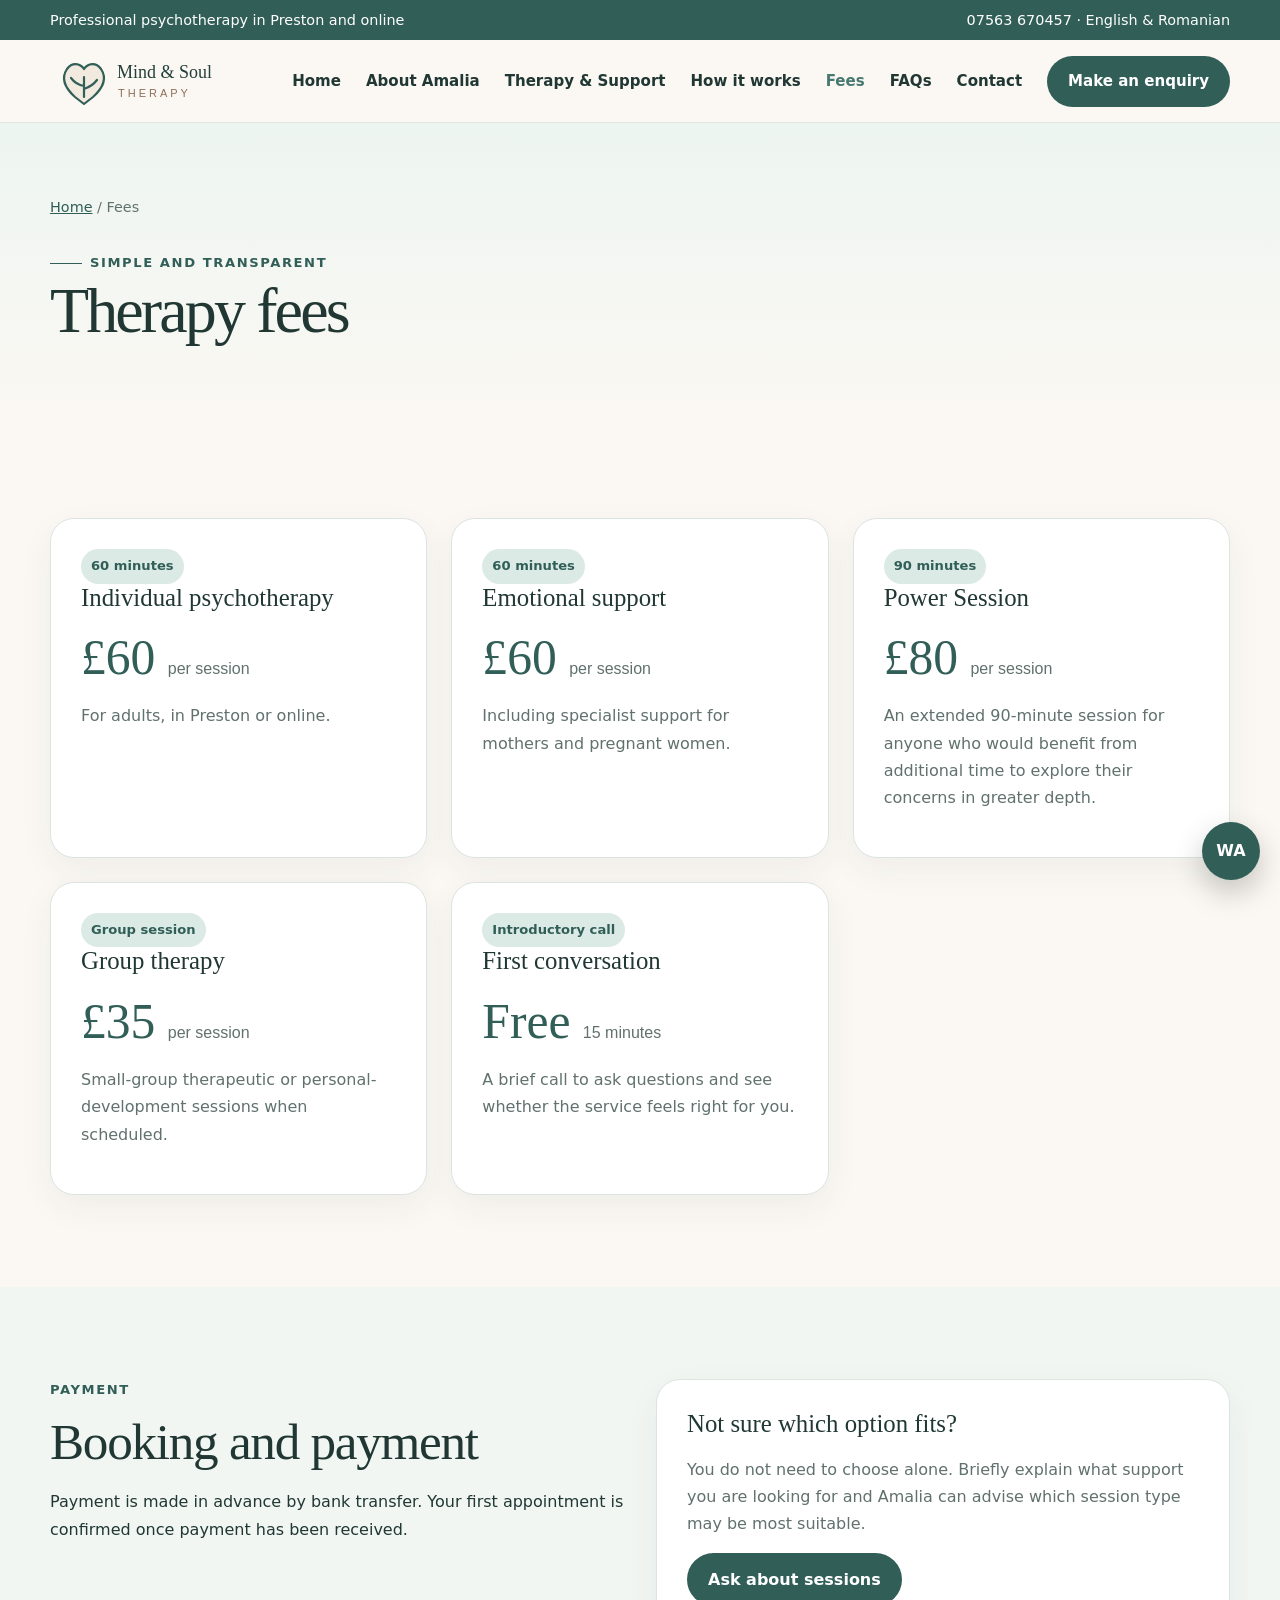
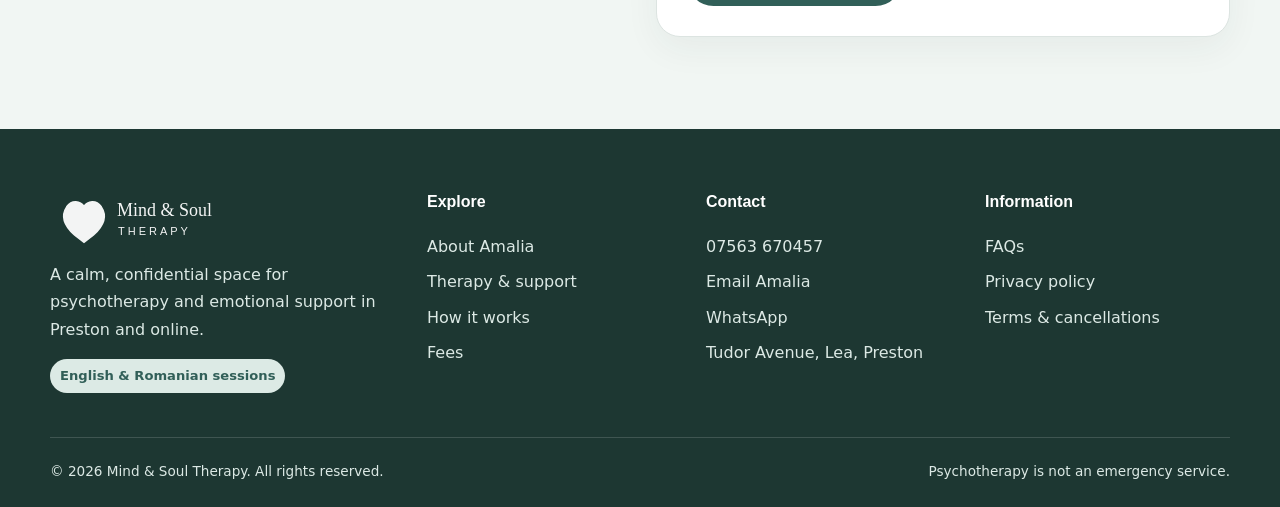
<file: fees.html>
<!doctype html>
<html lang="en"><head><meta charset="utf-8"><meta name="viewport" content="width=device-width,initial-scale=1">
<title>Therapy Fees | Mind & Soul Therapy Preston</title><meta name="description" content="View psychotherapy and emotional support fees, including individual sessions, group therapy and a free 15-minute introductory call."><link rel="canonical" href="https://mindandsoul-therapy.co.uk/fees.html">
<meta property="og:title" content="Therapy Fees | Mind & Soul Therapy Preston"><meta property="og:description" content="View psychotherapy and emotional support fees, including individual sessions, group therapy and a free 15-minute introductory call."><meta property="og:type" content="website"><meta property="og:site_name" content="Mind & Soul Therapy">
<link rel="icon" href="assets/favicon.svg" type="image/svg+xml"><link rel="stylesheet" href="assets/styles.css"><script defer src="assets/main.js"></script>
<script type="application/ld+json">{"@context":"https://schema.org","@type":"ProfessionalService","name":"Mind & Soul Therapy","founder":"Amalia Ancuta","url":"https://mindandsoul-therapy.co.uk/","telephone":"+447563670457","email":"amalia.counselling@gmail.com","address":{"@type":"PostalAddress","streetAddress":"Tudor Avenue, Lea","addressLocality":"Preston","postalCode":"PR4 0XA","addressCountry":"GB"},"areaServed":"Preston and online across the UK","availableLanguage":["English","Romanian"]}</script></head><body>
<a class="skip" href="#main">Skip to content</a>
<div class="topbar"><div class="container"><span>Professional psychotherapy in Preston and online</span><span><a href="tel:+447563670457">07563 670457</a> · English & Romanian</span></div></div>
<header class="site-header"><div class="container nav"><a class="brand" href="index.html" aria-label="Mind and Soul Therapy home"><img src="assets/logo.svg" alt="Mind & Soul Therapy"></a><button class="menu-btn" aria-label="Open menu" aria-expanded="false">☰</button><nav class="nav-links" aria-label="Main navigation"><a href="index.html">Home</a><a href="about.html">About Amalia</a><a href="services.html">Therapy & Support</a><a href="how-it-works.html">How it works</a><a href="fees.html" aria-current="page">Fees</a><a href="faq.html">FAQs</a><a href="contact.html">Contact</a><a class="nav-cta" href="contact.html">Make an enquiry</a></nav></div></header><main id="main"><section class="page-hero"><div class="container"><div class="breadcrumbs"><a href="index.html">Home</a> / Fees</div><span class="eyebrow">Simple and transparent</span><h1>Therapy fees</h1></div></section>
<section class="section"><div class="container"><div class="grid-3"><div class="card"><span class="badge">60 minutes</span><h3>Individual psychotherapy</h3><div class="price">£60 <small>per session</small></div><p>For adults, in Preston or online.</p></div><div class="card"><span class="badge">60 minutes</span><h3>Emotional support</h3><div class="price">£60 <small>per session</small></div><p>Including specialist support for mothers and pregnant women.</p></div><div class="card"><span class="badge">90 minutes</span><h3>Power Session</h3><div class="price">£80 <small>per session</small></div><p>An extended 90-minute session for anyone who would benefit from additional time to explore their concerns in greater depth.</p></div><div class="card"><span class="badge">Group session</span><h3>Group therapy</h3><div class="price">£35 <small>per session</small></div><p>Small-group therapeutic or personal-development sessions when scheduled.</p></div><div class="card"><span class="badge">Introductory call</span><h3>First conversation</h3><div class="price">Free <small>15 minutes</small></div><p>A brief call to ask questions and see whether the service feels right for you.</p></div></div></div></section>
<section class="section alt"><div class="container grid-2"><div><div class="kicker">Payment</div><h2>Booking and payment</h2><p>Payment is made in advance by bank transfer. Your first appointment is confirmed once payment has been received.</p></div><div class="card"><h3>Not sure which option fits?</h3><p>You do not need to choose alone. Briefly explain what support you are looking for and Amalia can advise which session type may be most suitable.</p><a class="btn" href="contact.html">Ask about sessions</a></div></div></section></main><footer class="footer"><div class="container"><div class="footer-grid"><div><img class="footer-logo" src="assets/logo.svg" alt="Mind & Soul Therapy"><p>A calm, confidential space for psychotherapy and emotional support in Preston and online.</p><span class="badge">English & Romanian sessions</span></div><div><h3>Explore</h3><a href="about.html">About Amalia</a><a href="services.html">Therapy & support</a><a href="how-it-works.html">How it works</a><a href="fees.html">Fees</a></div><div><h3>Contact</h3><a href="tel:+447563670457">07563 670457</a><a href="mailto:amalia.counselling@gmail.com">Email Amalia</a><a href="https://wa.me/447563670457" target="_blank" rel="noopener">WhatsApp</a><a href="contact.html">Tudor Avenue, Lea, Preston</a></div><div><h3>Information</h3><a href="faq.html">FAQs</a><a href="privacy.html">Privacy policy</a><a href="terms.html">Terms & cancellations</a></div></div><div class="footer-bottom"><span>© <span data-year></span> Mind & Soul Therapy. All rights reserved.</span><span>Psychotherapy is not an emergency service.</span></div></div></footer><a class="whatsapp" href="https://wa.me/447563670457" target="_blank" rel="noopener" aria-label="Message Amalia on WhatsApp">WA</a></body></html>
</file>
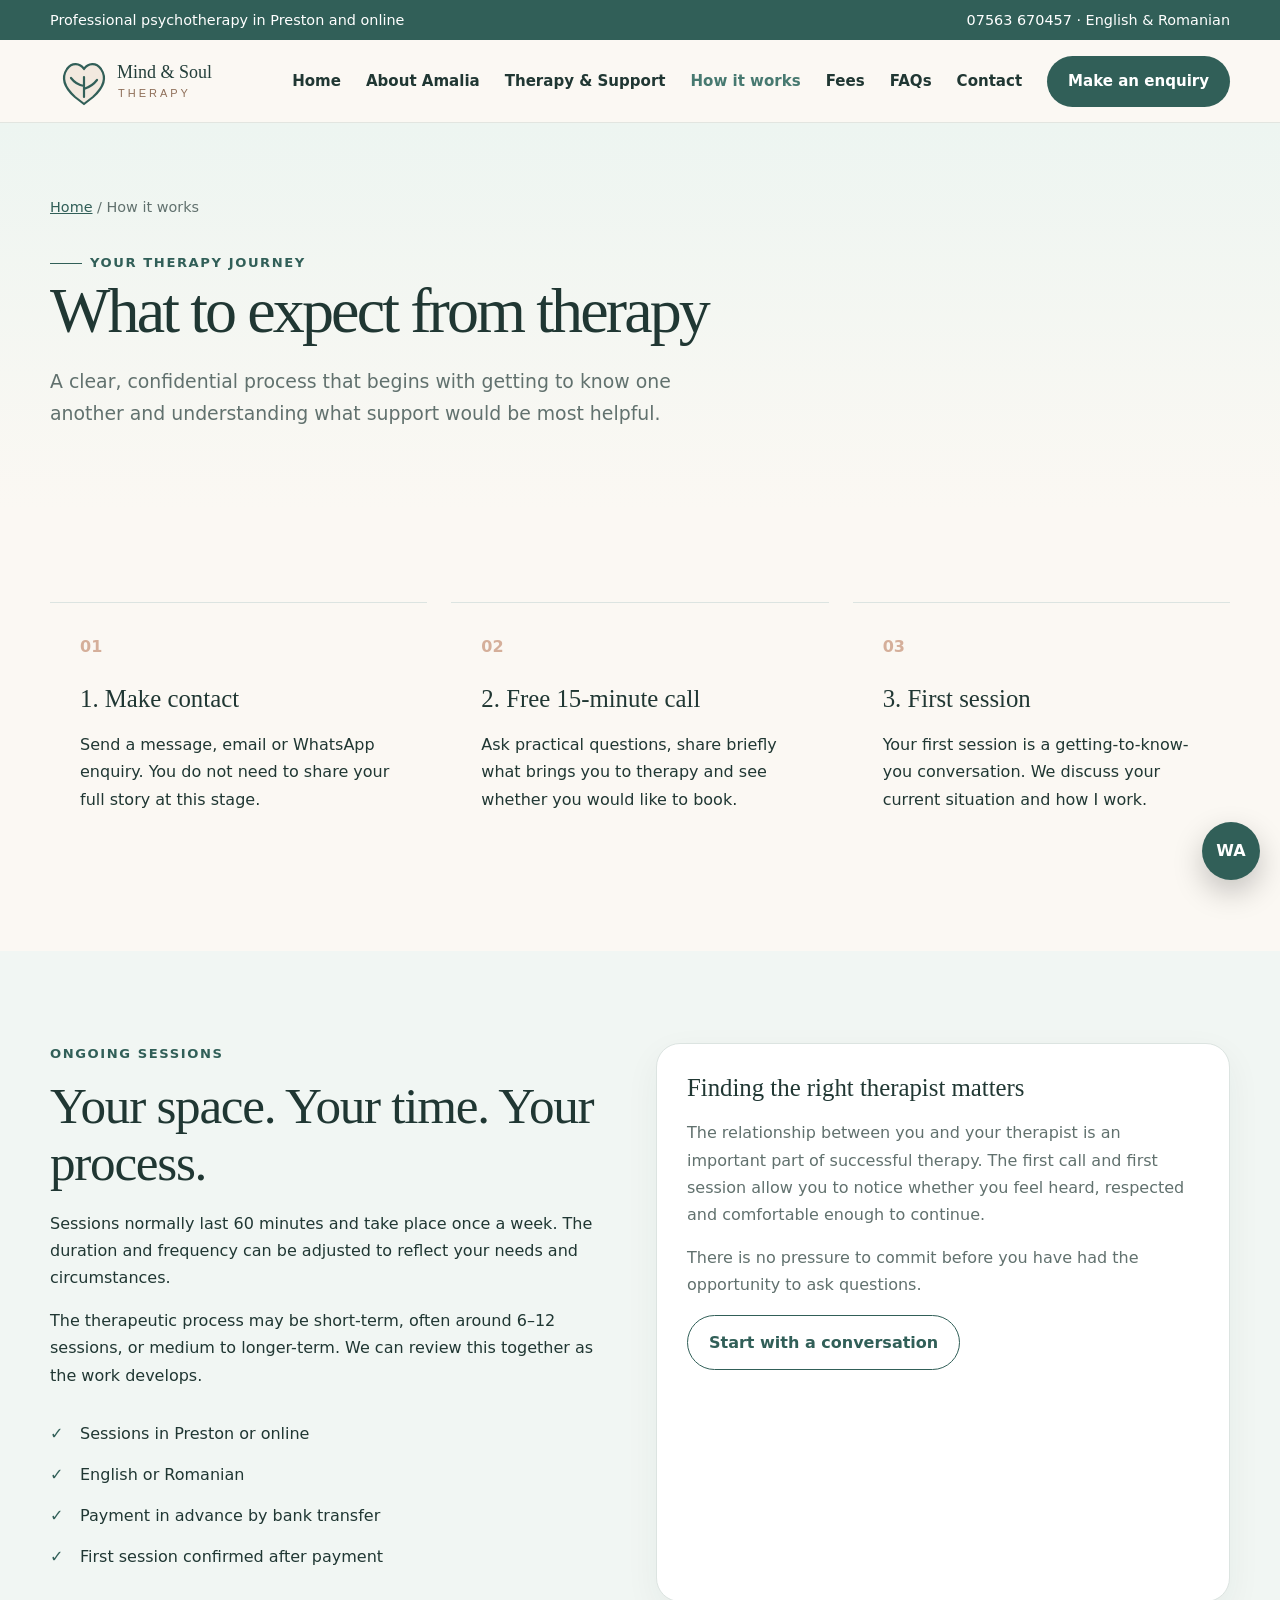
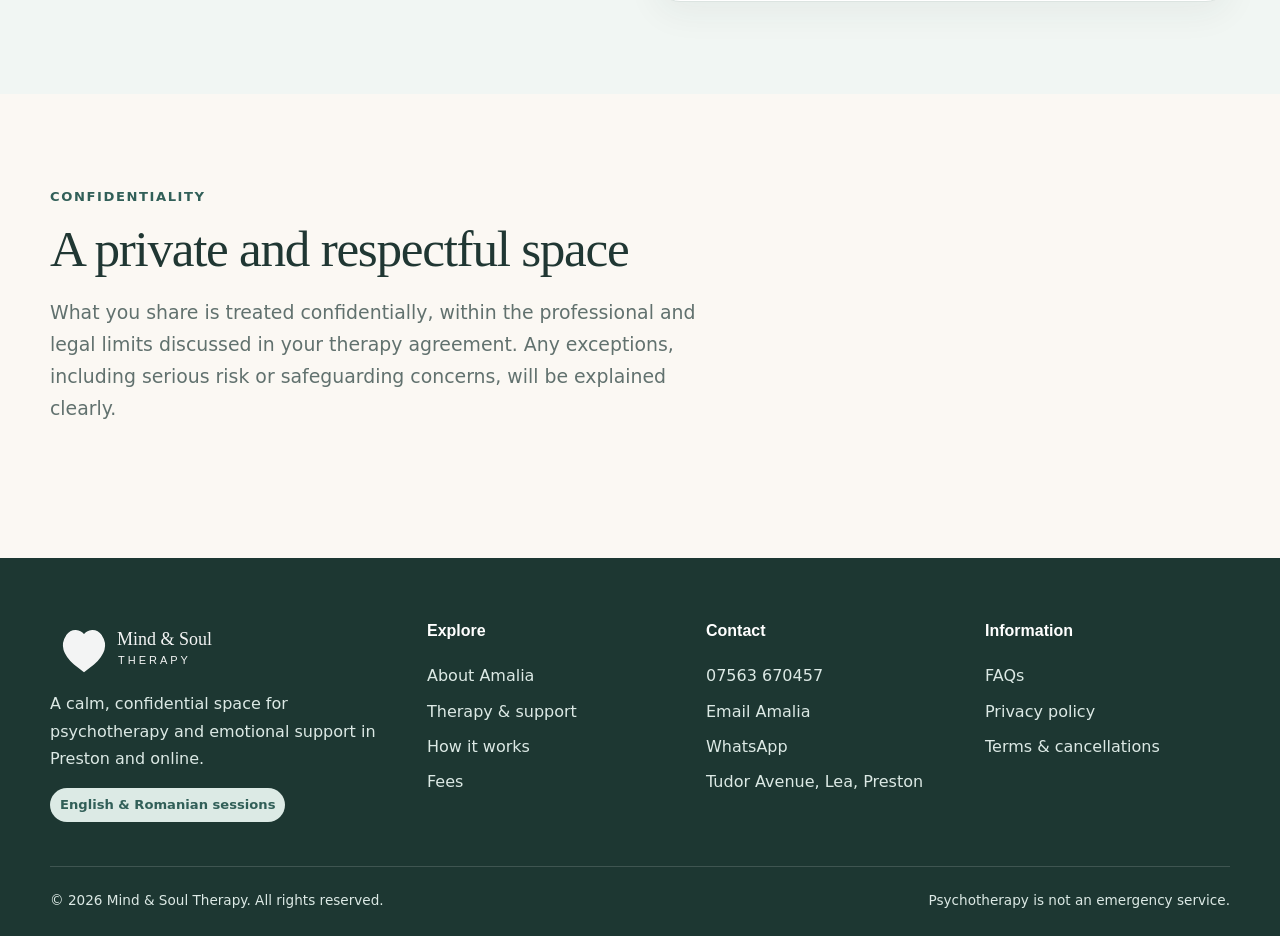
<file: how-it-works.html>
<!doctype html>
<html lang="en"><head><meta charset="utf-8"><meta name="viewport" content="width=device-width,initial-scale=1">
<title>How Therapy Works | Mind & Soul Therapy</title><meta name="description" content="Learn what to expect from your first counselling session, weekly psychotherapy and the confidential therapy process with Mind & Soul Therapy."><link rel="canonical" href="https://mindandsoul-therapy.co.uk/how-it-works.html">
<meta property="og:title" content="How Therapy Works | Mind & Soul Therapy"><meta property="og:description" content="Learn what to expect from your first counselling session, weekly psychotherapy and the confidential therapy process with Mind & Soul Therapy."><meta property="og:type" content="website"><meta property="og:site_name" content="Mind & Soul Therapy">
<link rel="icon" href="assets/favicon.svg" type="image/svg+xml"><link rel="stylesheet" href="assets/styles.css"><script defer src="assets/main.js"></script>
<script type="application/ld+json">{"@context":"https://schema.org","@type":"ProfessionalService","name":"Mind & Soul Therapy","founder":"Amalia Ancuta","url":"https://mindandsoul-therapy.co.uk/","telephone":"+447563670457","email":"amalia.counselling@gmail.com","address":{"@type":"PostalAddress","streetAddress":"Tudor Avenue, Lea","addressLocality":"Preston","postalCode":"PR4 0XA","addressCountry":"GB"},"areaServed":"Preston and online across the UK","availableLanguage":["English","Romanian"]}</script></head><body>
<a class="skip" href="#main">Skip to content</a>
<div class="topbar"><div class="container"><span>Professional psychotherapy in Preston and online</span><span><a href="tel:+447563670457">07563 670457</a> · English & Romanian</span></div></div>
<header class="site-header"><div class="container nav"><a class="brand" href="index.html" aria-label="Mind and Soul Therapy home"><img src="assets/logo.svg" alt="Mind & Soul Therapy"></a><button class="menu-btn" aria-label="Open menu" aria-expanded="false">☰</button><nav class="nav-links" aria-label="Main navigation"><a href="index.html">Home</a><a href="about.html">About Amalia</a><a href="services.html">Therapy & Support</a><a href="how-it-works.html" aria-current="page">How it works</a><a href="fees.html">Fees</a><a href="faq.html">FAQs</a><a href="contact.html">Contact</a><a class="nav-cta" href="contact.html">Make an enquiry</a></nav></div></header><main id="main"><section class="page-hero"><div class="container"><div class="breadcrumbs"><a href="index.html">Home</a> / How it works</div><span class="eyebrow">Your therapy journey</span><h1>What to expect from therapy</h1><p class="lead">A clear, confidential process that begins with getting to know one another and understanding what support would be most helpful.</p></div></section>
<section class="section"><div class="container"><div class="steps"><div class="step"><h3>1. Make contact</h3><p>Send a message, email or WhatsApp enquiry. You do not need to share your full story at this stage.</p></div><div class="step"><h3>2. Free 15-minute call</h3><p>Ask practical questions, share briefly what brings you to therapy and see whether you would like to book.</p></div><div class="step"><h3>3. First session</h3><p>Your first session is a getting-to-know-you conversation. We discuss your current situation and how I work.</p></div></div></div></section>
<section class="section alt"><div class="container grid-2"><div><div class="kicker">Ongoing sessions</div><h2>Your space. Your time. Your process.</h2><p>Sessions normally last 60 minutes and take place once a week. The duration and frequency can be adjusted to reflect your needs and circumstances.</p><p>The therapeutic process may be short-term, often around 6–12 sessions, or medium to longer-term. We can review this together as the work develops.</p><ul class="checks"><li>Sessions in Preston or online</li><li>English or Romanian</li><li>Payment in advance by bank transfer</li><li>First session confirmed after payment</li></ul></div><div class="card"><h3>Finding the right therapist matters</h3><p>The relationship between you and your therapist is an important part of successful therapy. The first call and first session allow you to notice whether you feel heard, respected and comfortable enough to continue.</p><p>There is no pressure to commit before you have had the opportunity to ask questions.</p><a class="btn secondary" href="contact.html">Start with a conversation</a></div></div></section>
<section class="section"><div class="container"><div class="section-head"><div class="kicker">Confidentiality</div><h2>A private and respectful space</h2><p class="lead">What you share is treated confidentially, within the professional and legal limits discussed in your therapy agreement. Any exceptions, including serious risk or safeguarding concerns, will be explained clearly.</p></div></div></section></main><footer class="footer"><div class="container"><div class="footer-grid"><div><img class="footer-logo" src="assets/logo.svg" alt="Mind & Soul Therapy"><p>A calm, confidential space for psychotherapy and emotional support in Preston and online.</p><span class="badge">English & Romanian sessions</span></div><div><h3>Explore</h3><a href="about.html">About Amalia</a><a href="services.html">Therapy & support</a><a href="how-it-works.html">How it works</a><a href="fees.html">Fees</a></div><div><h3>Contact</h3><a href="tel:+447563670457">07563 670457</a><a href="mailto:amalia.counselling@gmail.com">Email Amalia</a><a href="https://wa.me/447563670457" target="_blank" rel="noopener">WhatsApp</a><a href="contact.html">Tudor Avenue, Lea, Preston</a></div><div><h3>Information</h3><a href="faq.html">FAQs</a><a href="privacy.html">Privacy policy</a><a href="terms.html">Terms & cancellations</a></div></div><div class="footer-bottom"><span>© <span data-year></span> Mind & Soul Therapy. All rights reserved.</span><span>Psychotherapy is not an emergency service.</span></div></div></footer><a class="whatsapp" href="https://wa.me/447563670457" target="_blank" rel="noopener" aria-label="Message Amalia on WhatsApp">WA</a></body></html>
</file>
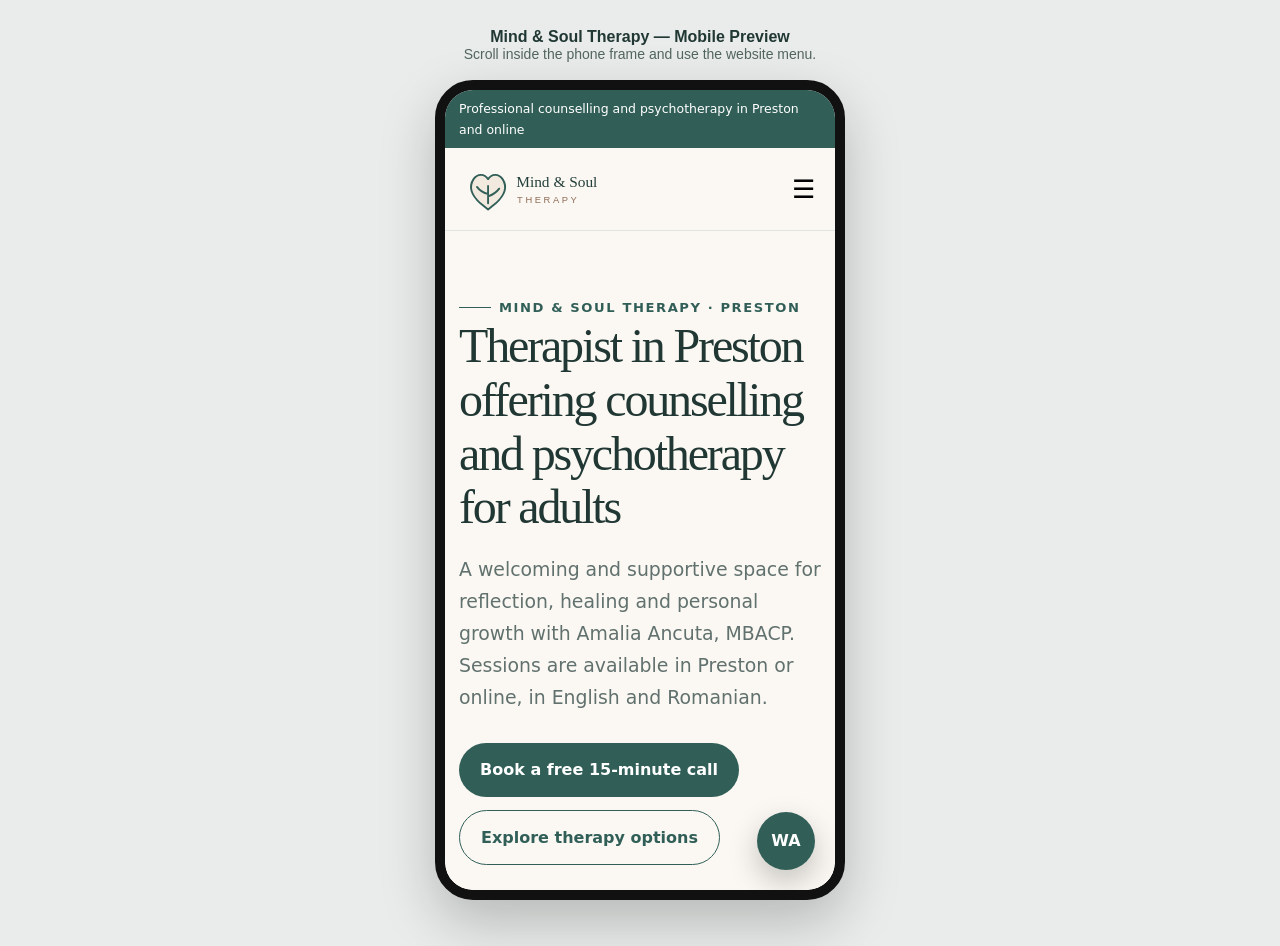
<file: mobile-preview.html>
<!doctype html>
<html lang="en"><head><meta charset="utf-8"><meta name="viewport" content="width=device-width,initial-scale=1">
<title>Mobile Preview | Mind & Soul Therapy</title>
<style>body{margin:0;background:#e9ecea;font-family:Arial,sans-serif;color:#203733}.wrap{padding:28px 14px;text-align:center}.phone{width:min(390px,calc(100vw - 28px));height:820px;max-height:calc(100vh - 100px);margin:18px auto;background:#111;border:10px solid #111;border-radius:38px;box-shadow:0 22px 55px rgba(0,0,0,.22);overflow:hidden}.phone iframe{width:100%;height:100%;border:0;border-radius:27px;background:#fff}.hint{font-size:14px;color:#52645f}</style></head><body><div class="wrap"><strong>Mind &amp; Soul Therapy — Mobile Preview</strong><div class="hint">Scroll inside the phone frame and use the website menu.</div><div class="phone"><iframe src="index.html" title="Mobile website preview"></iframe></div></div></body></html>
</file>
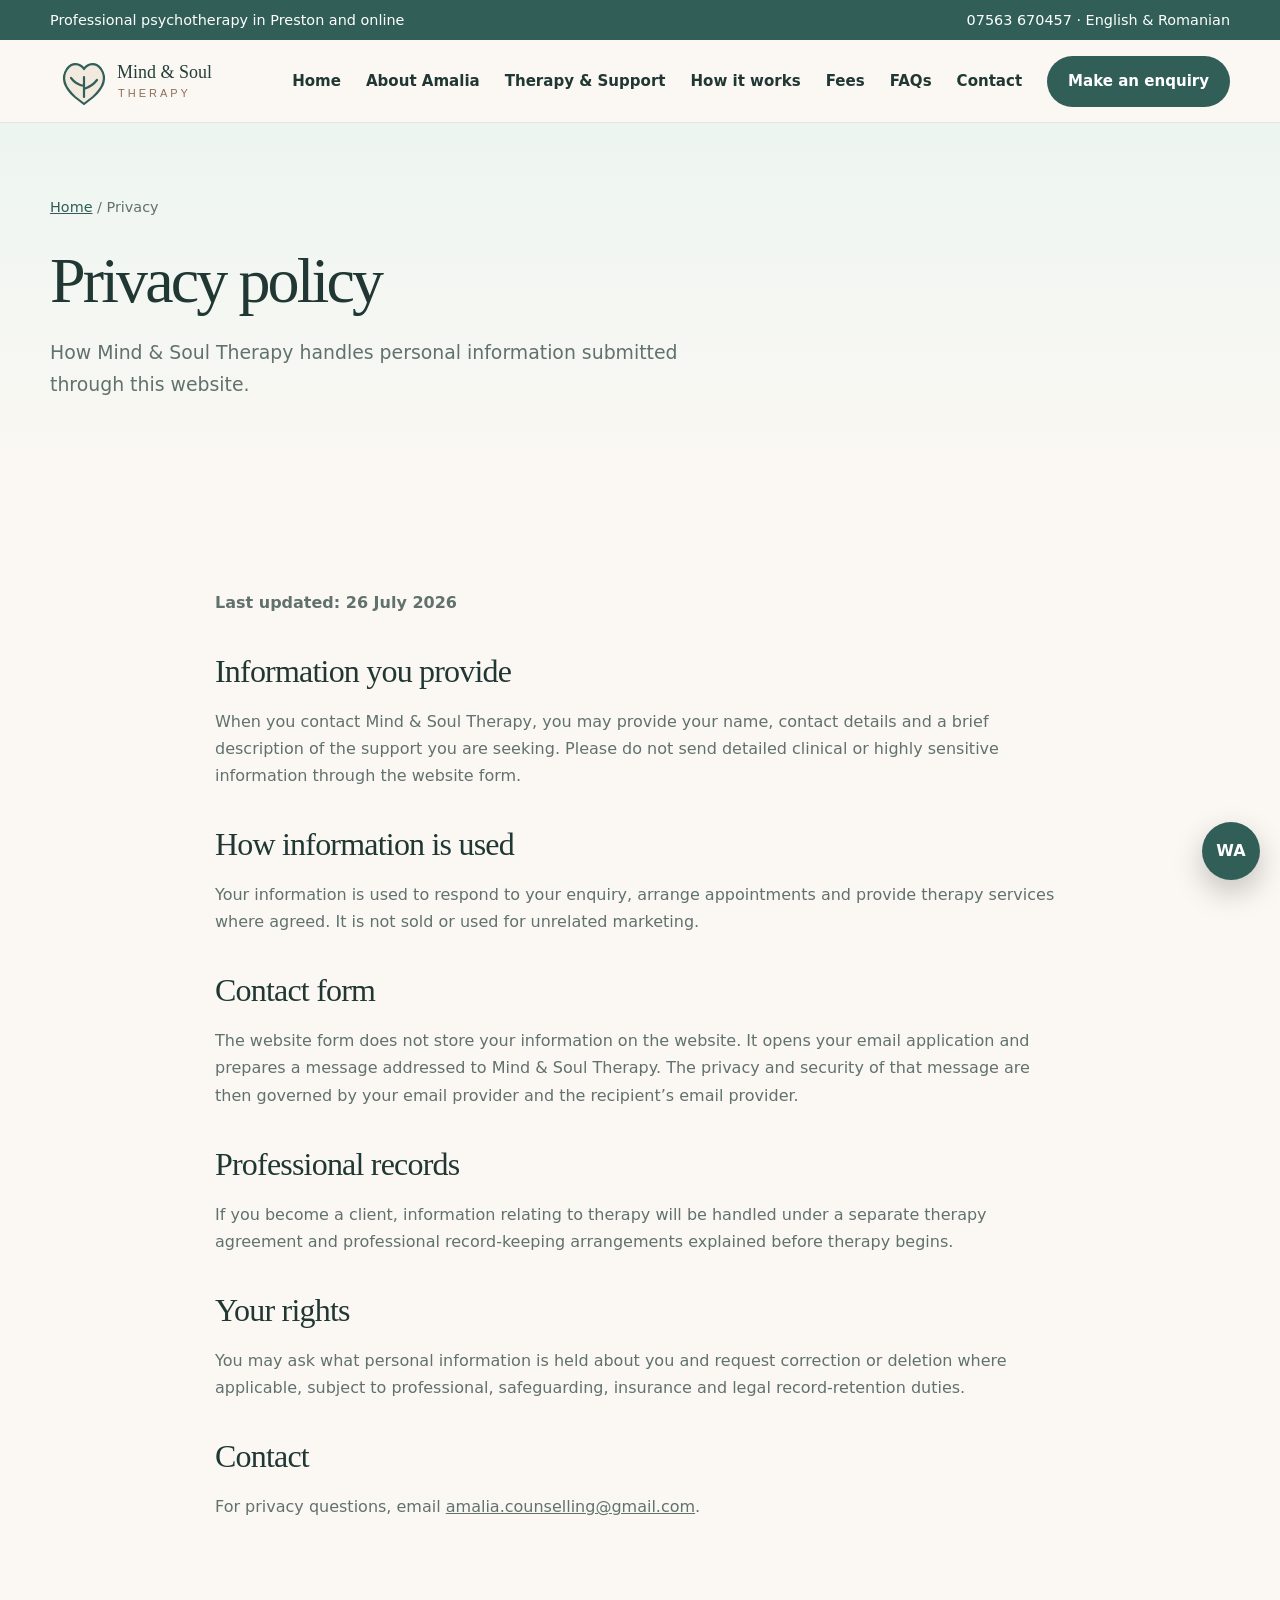
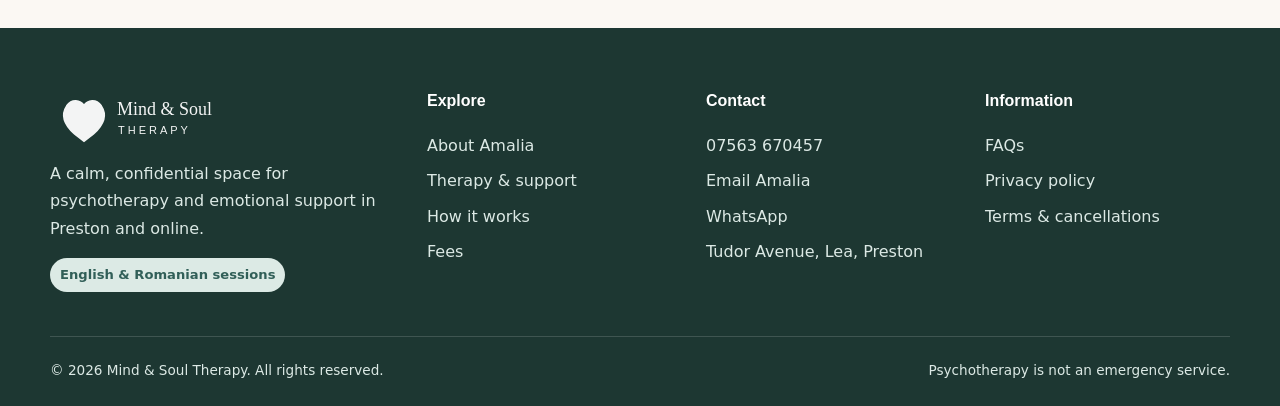
<file: privacy.html>
<!doctype html>
<html lang="en"><head><meta charset="utf-8"><meta name="viewport" content="width=device-width,initial-scale=1">
<title>Privacy Policy | Mind & Soul Therapy</title><meta name="description" content="Privacy information for visitors and prospective clients contacting Mind & Soul Therapy."><link rel="canonical" href="https://mindandsoul-therapy.co.uk/privacy.html">
<meta property="og:title" content="Privacy Policy | Mind & Soul Therapy"><meta property="og:description" content="Privacy information for visitors and prospective clients contacting Mind & Soul Therapy."><meta property="og:type" content="website"><meta property="og:site_name" content="Mind & Soul Therapy">
<link rel="icon" href="assets/favicon.svg" type="image/svg+xml"><link rel="stylesheet" href="assets/styles.css"><script defer src="assets/main.js"></script>
<script type="application/ld+json">{"@context":"https://schema.org","@type":"ProfessionalService","name":"Mind & Soul Therapy","founder":"Amalia Ancuta","url":"https://mindandsoul-therapy.co.uk/","telephone":"+447563670457","email":"amalia.counselling@gmail.com","address":{"@type":"PostalAddress","streetAddress":"Tudor Avenue, Lea","addressLocality":"Preston","postalCode":"PR4 0XA","addressCountry":"GB"},"areaServed":"Preston and online across the UK","availableLanguage":["English","Romanian"]}</script></head><body>
<a class="skip" href="#main">Skip to content</a>
<div class="topbar"><div class="container"><span>Professional psychotherapy in Preston and online</span><span><a href="tel:+447563670457">07563 670457</a> · English & Romanian</span></div></div>
<header class="site-header"><div class="container nav"><a class="brand" href="index.html" aria-label="Mind and Soul Therapy home"><img src="assets/logo.svg" alt="Mind & Soul Therapy"></a><button class="menu-btn" aria-label="Open menu" aria-expanded="false">☰</button><nav class="nav-links" aria-label="Main navigation"><a href="index.html">Home</a><a href="about.html">About Amalia</a><a href="services.html">Therapy & Support</a><a href="how-it-works.html">How it works</a><a href="fees.html">Fees</a><a href="faq.html">FAQs</a><a href="contact.html">Contact</a><a class="nav-cta" href="contact.html">Make an enquiry</a></nav></div></header><main id="main"><section class="page-hero"><div class="container"><div class="breadcrumbs"><a href="index.html">Home</a> / Privacy</div><h1>Privacy policy</h1><p class="lead">How Mind & Soul Therapy handles personal information submitted through this website.</p></div></section><section class="section"><div class="container legal" style="max-width:850px"><p><strong>Last updated: 26 July 2026</strong></p><h2>Information you provide</h2><p>When you contact Mind & Soul Therapy, you may provide your name, contact details and a brief description of the support you are seeking. Please do not send detailed clinical or highly sensitive information through the website form.</p><h2>How information is used</h2><p>Your information is used to respond to your enquiry, arrange appointments and provide therapy services where agreed. It is not sold or used for unrelated marketing.</p><h2>Contact form</h2><p>The website form does not store your information on the website. It opens your email application and prepares a message addressed to Mind & Soul Therapy. The privacy and security of that message are then governed by your email provider and the recipient’s email provider.</p><h2>Professional records</h2><p>If you become a client, information relating to therapy will be handled under a separate therapy agreement and professional record-keeping arrangements explained before therapy begins.</p><h2>Your rights</h2><p>You may ask what personal information is held about you and request correction or deletion where applicable, subject to professional, safeguarding, insurance and legal record-retention duties.</p><h2>Contact</h2><p>For privacy questions, email <a href="mailto:amalia.counselling@gmail.com">amalia.counselling@gmail.com</a>.</p></div></section></main><footer class="footer"><div class="container"><div class="footer-grid"><div><img class="footer-logo" src="assets/logo.svg" alt="Mind & Soul Therapy"><p>A calm, confidential space for psychotherapy and emotional support in Preston and online.</p><span class="badge">English & Romanian sessions</span></div><div><h3>Explore</h3><a href="about.html">About Amalia</a><a href="services.html">Therapy & support</a><a href="how-it-works.html">How it works</a><a href="fees.html">Fees</a></div><div><h3>Contact</h3><a href="tel:+447563670457">07563 670457</a><a href="mailto:amalia.counselling@gmail.com">Email Amalia</a><a href="https://wa.me/447563670457" target="_blank" rel="noopener">WhatsApp</a><a href="contact.html">Tudor Avenue, Lea, Preston</a></div><div><h3>Information</h3><a href="faq.html">FAQs</a><a href="privacy.html">Privacy policy</a><a href="terms.html">Terms & cancellations</a></div></div><div class="footer-bottom"><span>© <span data-year></span> Mind & Soul Therapy. All rights reserved.</span><span>Psychotherapy is not an emergency service.</span></div></div></footer><a class="whatsapp" href="https://wa.me/447563670457" target="_blank" rel="noopener" aria-label="Message Amalia on WhatsApp">WA</a></body></html>
</file>
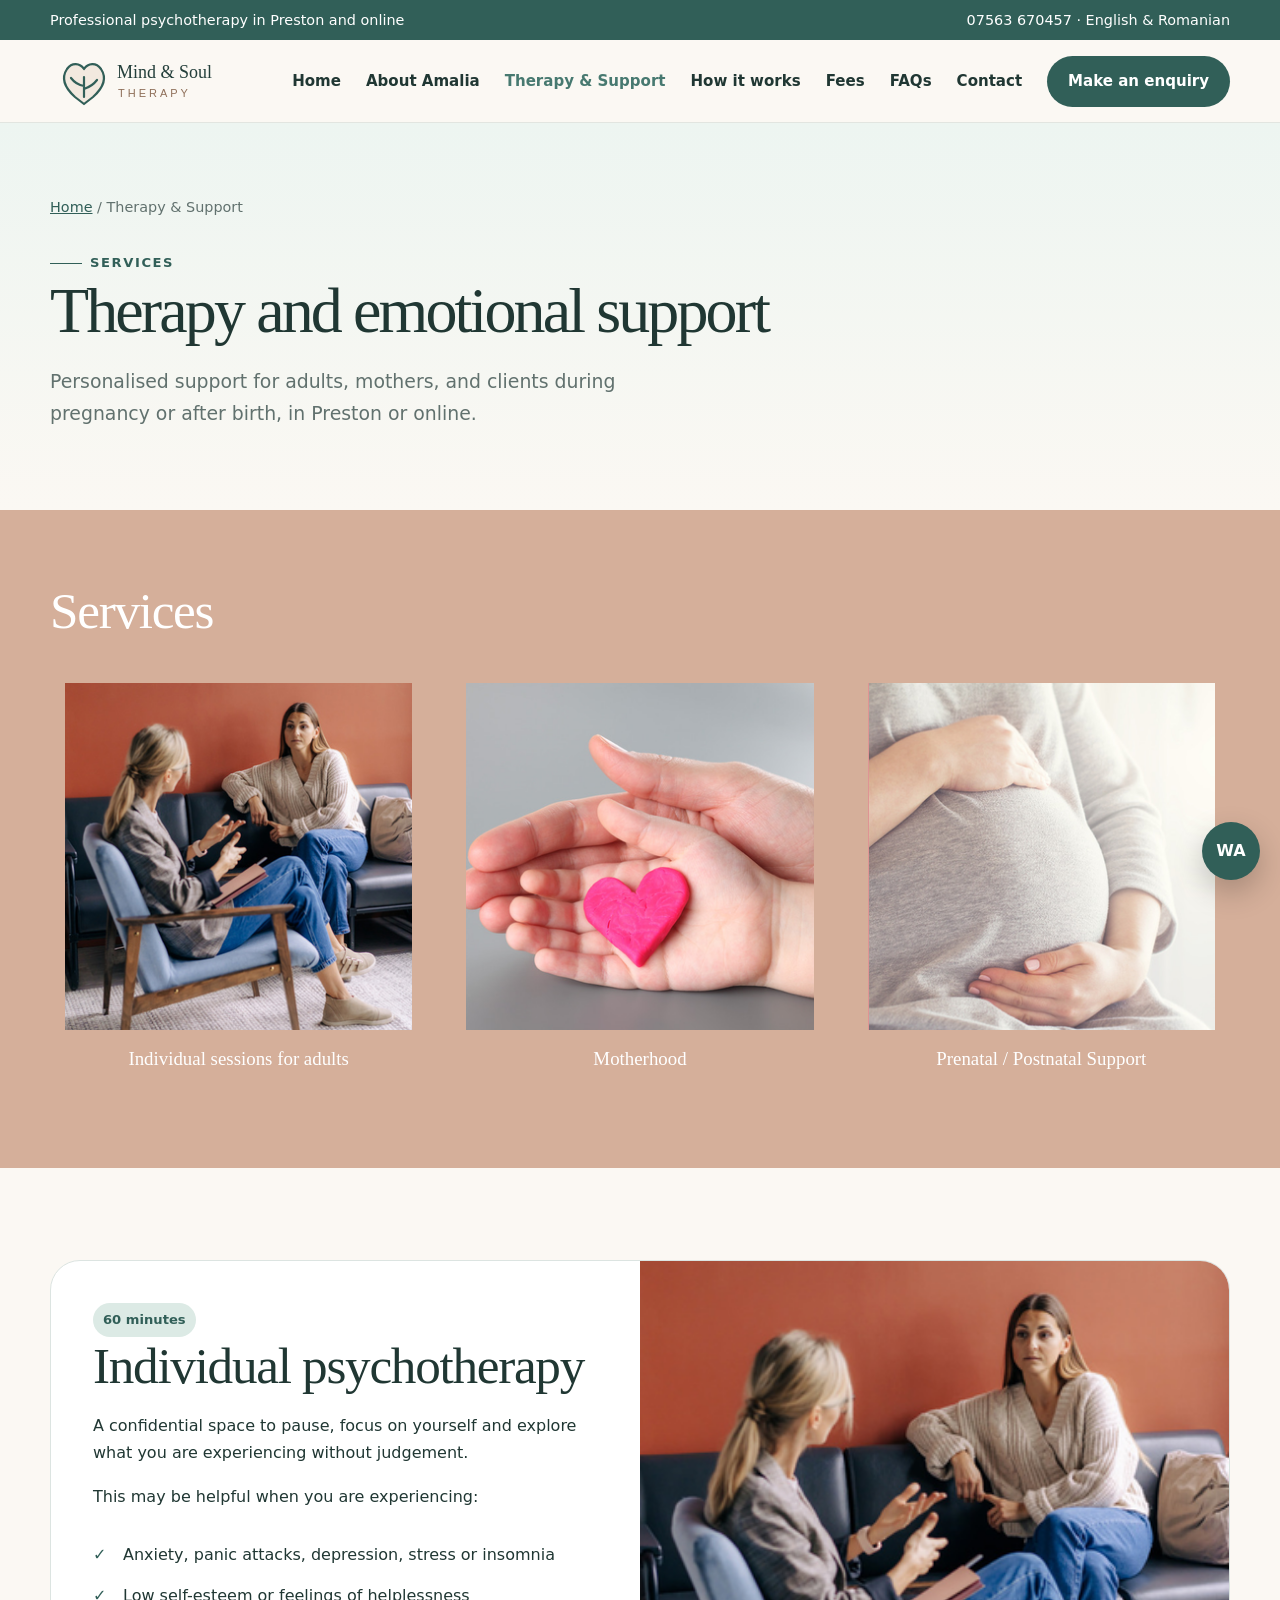
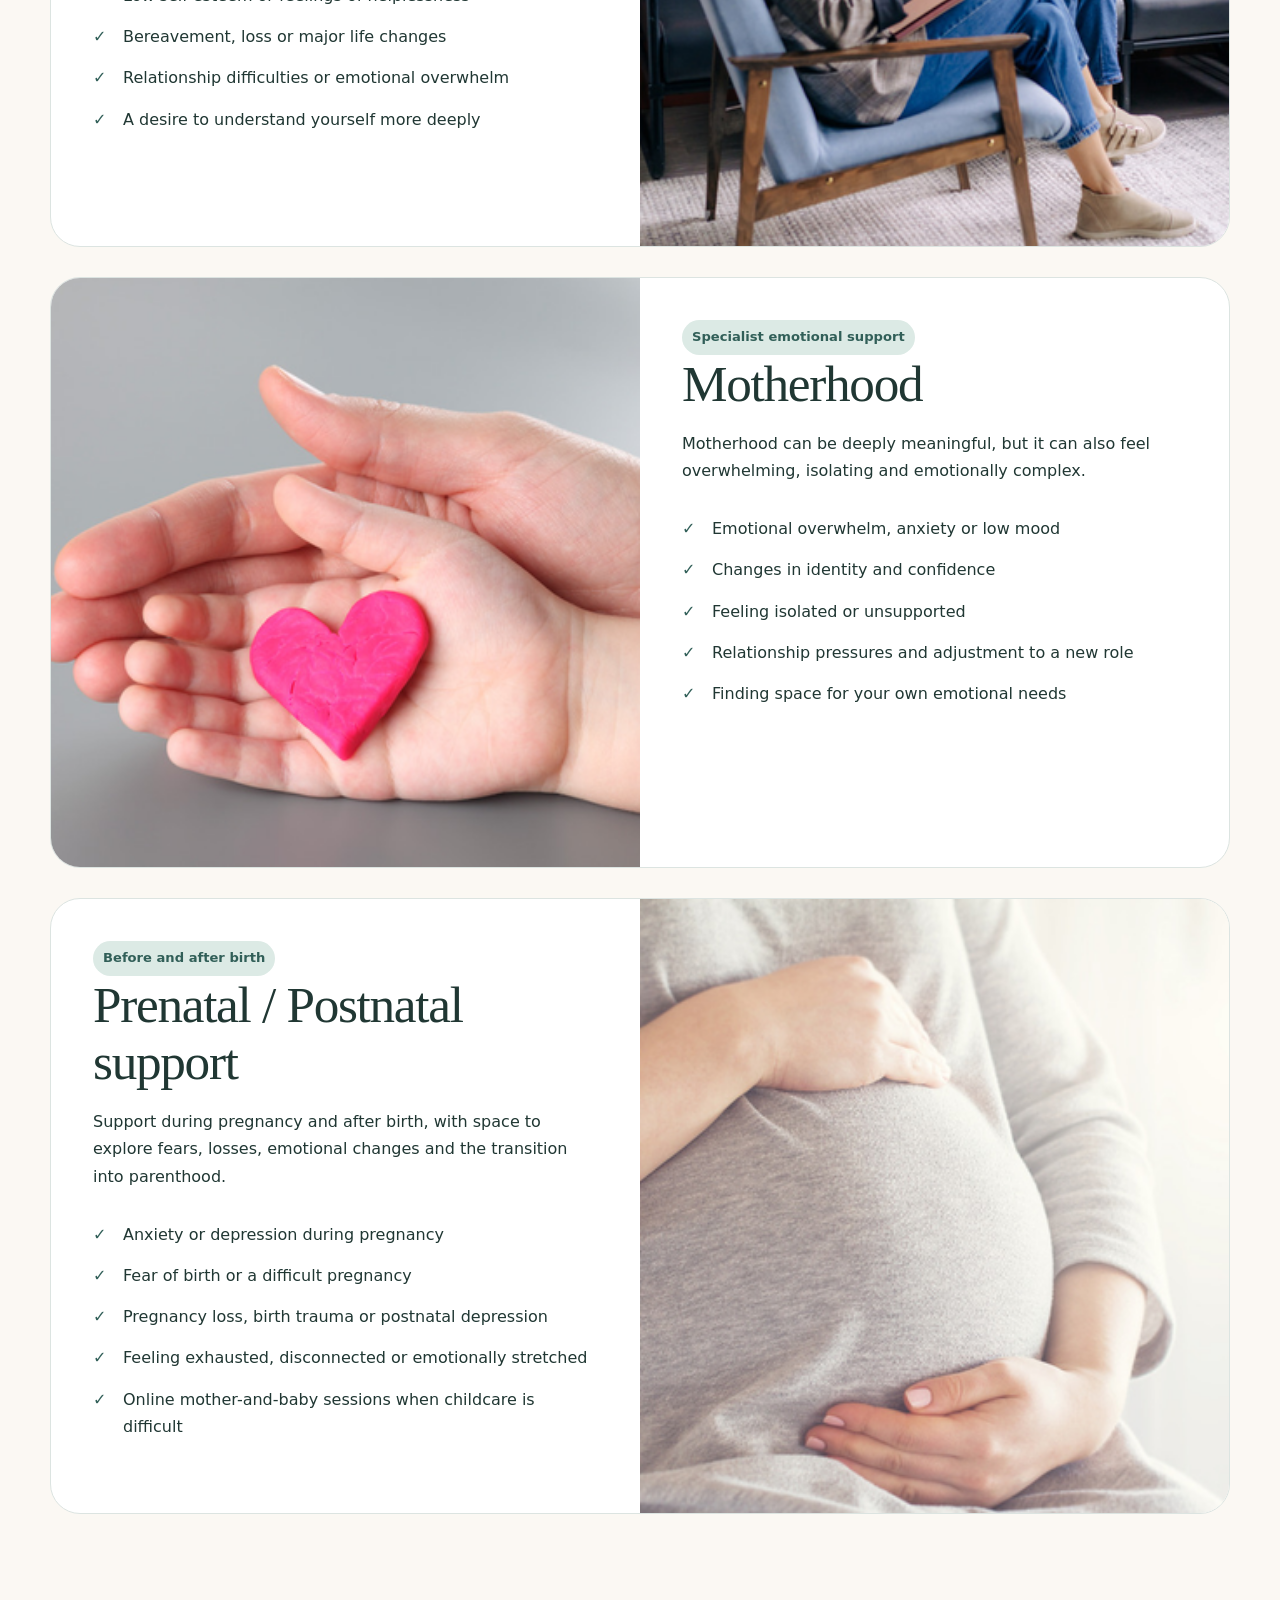
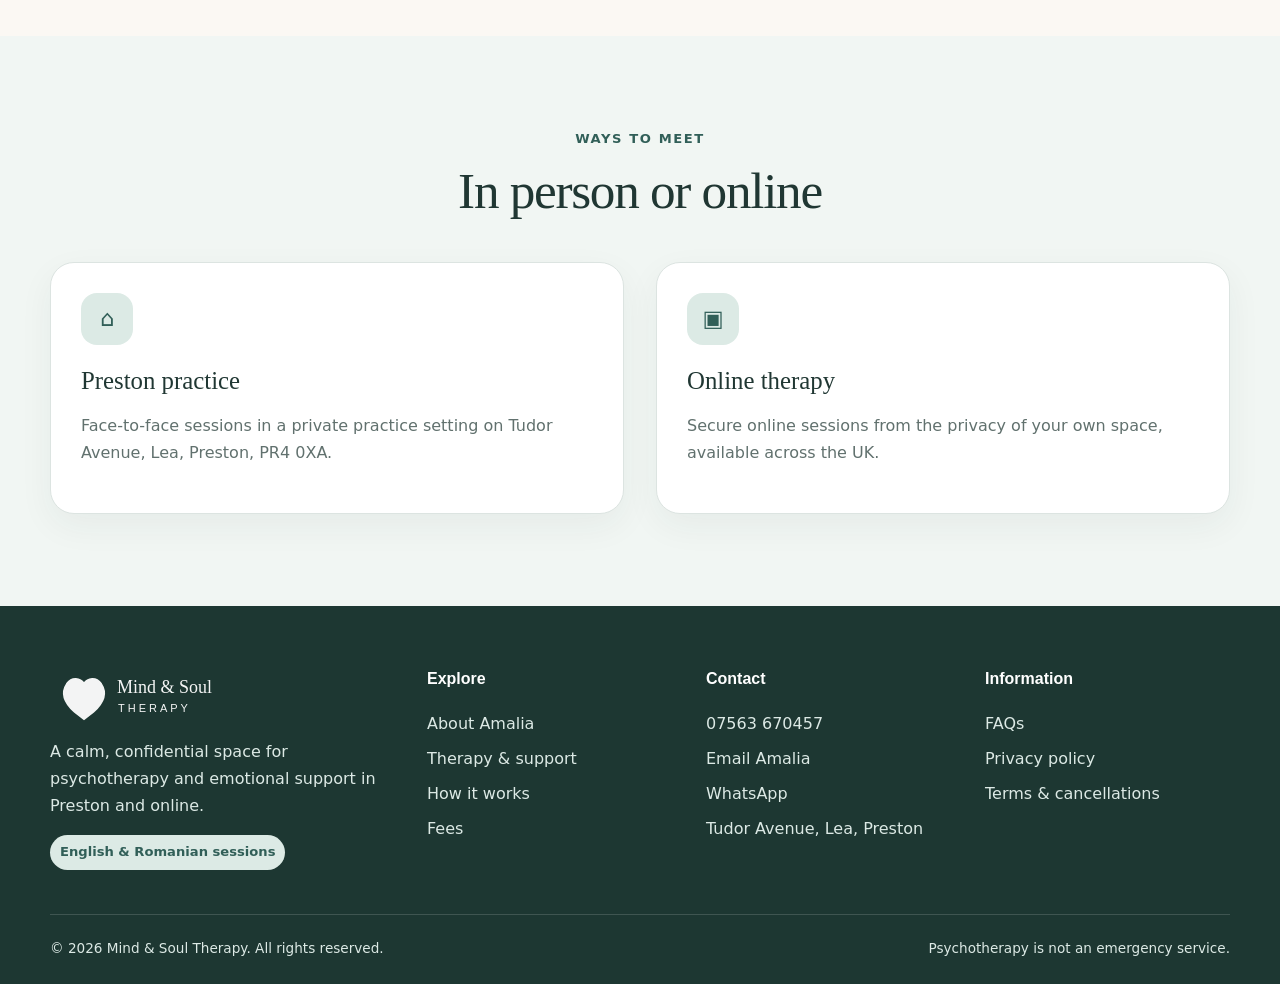
<file: services.html>
<!doctype html>
<html lang="en"><head><meta charset="utf-8"><meta name="viewport" content="width=device-width,initial-scale=1">
<title>Therapy Services in Preston | Mind & Soul Therapy</title><meta name="description" content="Individual psychotherapy and emotional support for adults, mothers, and prenatal or postnatal clients in Preston and online."><link rel="canonical" href="https://mindandsoul-therapy.co.uk/services.html">
<meta property="og:title" content="Therapy Services in Preston | Mind & Soul Therapy"><meta property="og:description" content="Individual psychotherapy and emotional support for adults, mothers, and prenatal or postnatal clients in Preston and online."><meta property="og:type" content="website"><meta property="og:site_name" content="Mind & Soul Therapy">
<link rel="icon" href="assets/favicon.svg" type="image/svg+xml"><link rel="stylesheet" href="assets/styles.css"><script defer src="assets/main.js"></script>
<script type="application/ld+json">{"@context":"https://schema.org","@type":"ProfessionalService","name":"Mind & Soul Therapy","founder":"Amalia Ancuta","url":"https://mindandsoul-therapy.co.uk/","telephone":"+447563670457","email":"amalia.counselling@gmail.com","address":{"@type":"PostalAddress","streetAddress":"Tudor Avenue, Lea","addressLocality":"Preston","postalCode":"PR4 0XA","addressCountry":"GB"},"areaServed":"Preston and online across the UK","availableLanguage":["English","Romanian"]}</script></head><body>
<a class="skip" href="#main">Skip to content</a>
<div class="topbar"><div class="container"><span>Professional psychotherapy in Preston and online</span><span><a href="tel:+447563670457">07563 670457</a> · English & Romanian</span></div></div>
<header class="site-header"><div class="container nav"><a class="brand" href="index.html" aria-label="Mind and Soul Therapy home"><img src="assets/logo.svg" alt="Mind & Soul Therapy"></a><button class="menu-btn" aria-label="Open menu" aria-expanded="false">☰</button><nav class="nav-links" aria-label="Main navigation"><a href="index.html">Home</a><a href="about.html">About Amalia</a><a href="services.html" aria-current="page">Therapy & Support</a><a href="how-it-works.html">How it works</a><a href="fees.html">Fees</a><a href="faq.html">FAQs</a><a href="contact.html">Contact</a><a class="nav-cta" href="contact.html">Make an enquiry</a></nav></div></header><main id="main"><section class="page-hero"><div class="container"><div class="breadcrumbs"><a href="index.html">Home</a> / Therapy & Support</div><span class="eyebrow">Services</span><h1>Therapy and emotional support</h1><p class="lead">Personalised support for adults, mothers, and clients during pregnancy or after birth, in Preston or online.</p></div></section>
<section class="service-showcase"><div class="container"><div class="section-head"><h2>Services</h2></div><div class="grid-3"><article class="card image-card"><img class="service-thumb" src="assets/service-individual.png" alt="Individual sessions for adults"><h3 class="service-card-title">Individual sessions for adults</h3></article><article class="card image-card"><img class="service-thumb" src="assets/service-motherhood.png" alt="Motherhood"><h3 class="service-card-title">Motherhood</h3></article><article class="card image-card"><img class="service-thumb" src="assets/service-prenatal.png" alt="Prenatal / Postnatal Support"><h3 class="service-card-title">Prenatal / Postnatal Support</h3></article></div></div></section>
<section class="section"><div class="container">
<div class="service-band" id="individual"><div><span class="badge">60 minutes</span><h2>Individual psychotherapy</h2><p>A confidential space to pause, focus on yourself and explore what you are experiencing without judgement.</p><p>This may be helpful when you are experiencing:</p><ul class="checks"><li>Anxiety, panic attacks, depression, stress or insomnia</li><li>Low self-esteem or feelings of helplessness</li><li>Bereavement, loss or major life changes</li><li>Relationship difficulties or emotional overwhelm</li><li>A desire to understand yourself more deeply</li></ul></div><div class="visual"><img src="assets/service-individual.png" alt="Individual psychotherapy session"></div></div>
<div class="service-band" id="motherhood"><div class="visual"><img src="assets/service-motherhood.png" alt="Motherhood support"></div><div><span class="badge">Specialist emotional support</span><h2>Motherhood</h2><p>Motherhood can be deeply meaningful, but it can also feel overwhelming, isolating and emotionally complex.</p><ul class="checks"><li>Emotional overwhelm, anxiety or low mood</li><li>Changes in identity and confidence</li><li>Feeling isolated or unsupported</li><li>Relationship pressures and adjustment to a new role</li><li>Finding space for your own emotional needs</li></ul></div></div>
<div class="service-band" id="prenatal"><div><span class="badge">Before and after birth</span><h2>Prenatal / Postnatal support</h2><p>Support during pregnancy and after birth, with space to explore fears, losses, emotional changes and the transition into parenthood.</p><ul class="checks"><li>Anxiety or depression during pregnancy</li><li>Fear of birth or a difficult pregnancy</li><li>Pregnancy loss, birth trauma or postnatal depression</li><li>Feeling exhausted, disconnected or emotionally stretched</li><li>Online mother-and-baby sessions when childcare is difficult</li></ul></div><div class="visual"><img src="assets/service-prenatal.png" alt="Prenatal and postnatal support"></div></div>
</div></section>
<section class="section alt"><div class="container"><div class="section-head center"><div class="kicker">Ways to meet</div><h2>In person or online</h2></div><div class="grid-2"><div class="card"><div class="icon">⌂</div><h3>Preston practice</h3><p>Face-to-face sessions in a private practice setting on Tudor Avenue, Lea, Preston, PR4 0XA.</p></div><div class="card"><div class="icon">▣</div><h3>Online therapy</h3><p>Secure online sessions from the privacy of your own space, available across the UK.</p></div></div></div></section></main><footer class="footer"><div class="container"><div class="footer-grid"><div><img class="footer-logo" src="assets/logo.svg" alt="Mind & Soul Therapy"><p>A calm, confidential space for psychotherapy and emotional support in Preston and online.</p><span class="badge">English & Romanian sessions</span></div><div><h3>Explore</h3><a href="about.html">About Amalia</a><a href="services.html">Therapy & support</a><a href="how-it-works.html">How it works</a><a href="fees.html">Fees</a></div><div><h3>Contact</h3><a href="tel:+447563670457">07563 670457</a><a href="mailto:amalia.counselling@gmail.com">Email Amalia</a><a href="https://wa.me/447563670457" target="_blank" rel="noopener">WhatsApp</a><a href="contact.html">Tudor Avenue, Lea, Preston</a></div><div><h3>Information</h3><a href="faq.html">FAQs</a><a href="privacy.html">Privacy policy</a><a href="terms.html">Terms & cancellations</a></div></div><div class="footer-bottom"><span>© <span data-year></span> Mind & Soul Therapy. All rights reserved.</span><span>Psychotherapy is not an emergency service.</span></div></div></footer><a class="whatsapp" href="https://wa.me/447563670457" target="_blank" rel="noopener" aria-label="Message Amalia on WhatsApp">WA</a></body></html>
</file>
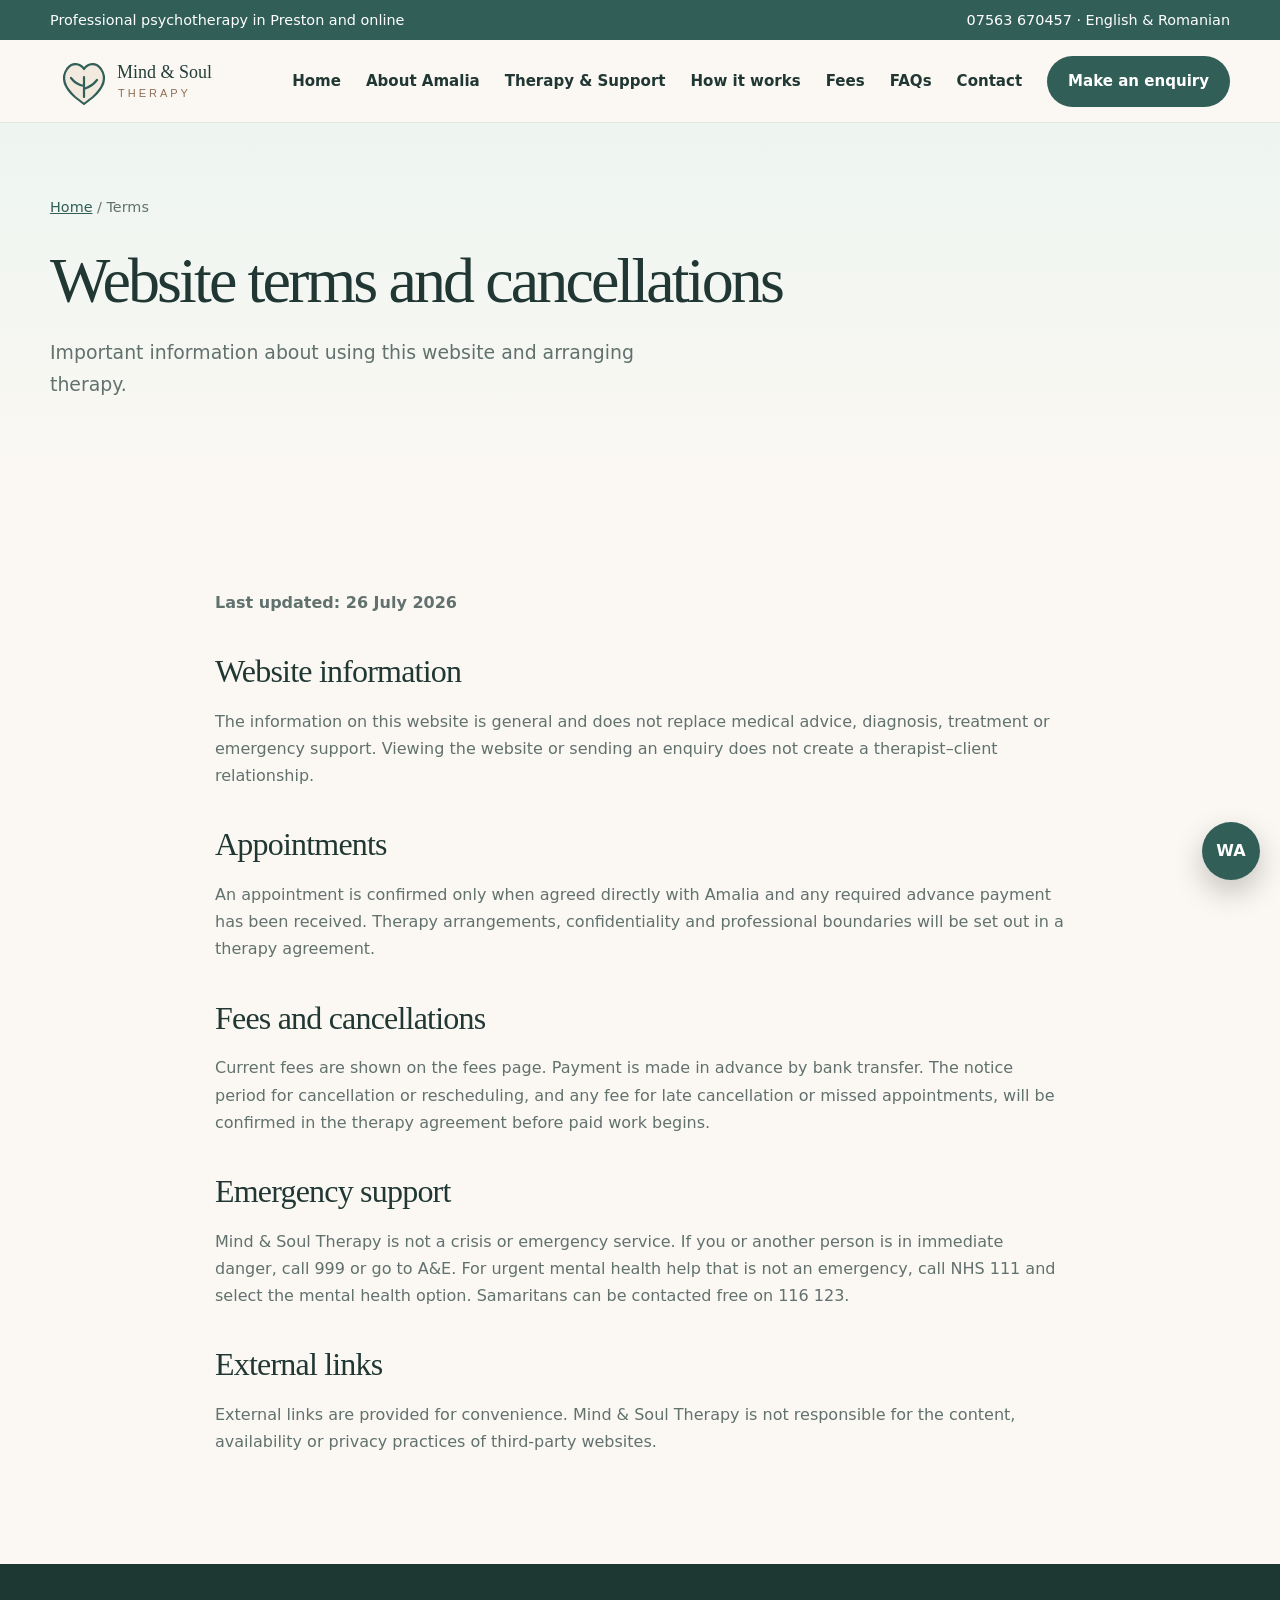
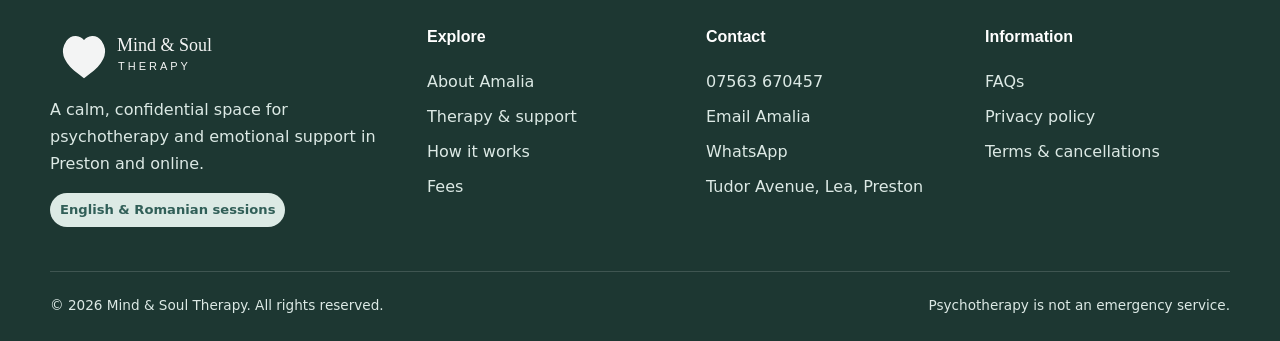
<file: terms.html>
<!doctype html>
<html lang="en"><head><meta charset="utf-8"><meta name="viewport" content="width=device-width,initial-scale=1">
<title>Terms & Cancellations | Mind & Soul Therapy</title><meta name="description" content="Website terms, appointment information, fees, cancellations and emergency support information for Mind & Soul Therapy."><link rel="canonical" href="https://mindandsoul-therapy.co.uk/terms.html">
<meta property="og:title" content="Terms & Cancellations | Mind & Soul Therapy"><meta property="og:description" content="Website terms, appointment information, fees, cancellations and emergency support information for Mind & Soul Therapy."><meta property="og:type" content="website"><meta property="og:site_name" content="Mind & Soul Therapy">
<link rel="icon" href="assets/favicon.svg" type="image/svg+xml"><link rel="stylesheet" href="assets/styles.css"><script defer src="assets/main.js"></script>
<script type="application/ld+json">{"@context":"https://schema.org","@type":"ProfessionalService","name":"Mind & Soul Therapy","founder":"Amalia Ancuta","url":"https://mindandsoul-therapy.co.uk/","telephone":"+447563670457","email":"amalia.counselling@gmail.com","address":{"@type":"PostalAddress","streetAddress":"Tudor Avenue, Lea","addressLocality":"Preston","postalCode":"PR4 0XA","addressCountry":"GB"},"areaServed":"Preston and online across the UK","availableLanguage":["English","Romanian"]}</script></head><body>
<a class="skip" href="#main">Skip to content</a>
<div class="topbar"><div class="container"><span>Professional psychotherapy in Preston and online</span><span><a href="tel:+447563670457">07563 670457</a> · English & Romanian</span></div></div>
<header class="site-header"><div class="container nav"><a class="brand" href="index.html" aria-label="Mind and Soul Therapy home"><img src="assets/logo.svg" alt="Mind & Soul Therapy"></a><button class="menu-btn" aria-label="Open menu" aria-expanded="false">☰</button><nav class="nav-links" aria-label="Main navigation"><a href="index.html">Home</a><a href="about.html">About Amalia</a><a href="services.html">Therapy & Support</a><a href="how-it-works.html">How it works</a><a href="fees.html">Fees</a><a href="faq.html">FAQs</a><a href="contact.html">Contact</a><a class="nav-cta" href="contact.html">Make an enquiry</a></nav></div></header><main id="main"><section class="page-hero"><div class="container"><div class="breadcrumbs"><a href="index.html">Home</a> / Terms</div><h1>Website terms and cancellations</h1><p class="lead">Important information about using this website and arranging therapy.</p></div></section><section class="section"><div class="container legal" style="max-width:850px"><p><strong>Last updated: 26 July 2026</strong></p><h2>Website information</h2><p>The information on this website is general and does not replace medical advice, diagnosis, treatment or emergency support. Viewing the website or sending an enquiry does not create a therapist–client relationship.</p><h2>Appointments</h2><p>An appointment is confirmed only when agreed directly with Amalia and any required advance payment has been received. Therapy arrangements, confidentiality and professional boundaries will be set out in a therapy agreement.</p><h2>Fees and cancellations</h2><p>Current fees are shown on the fees page. Payment is made in advance by bank transfer. The notice period for cancellation or rescheduling, and any fee for late cancellation or missed appointments, will be confirmed in the therapy agreement before paid work begins.</p><h2>Emergency support</h2><p>Mind & Soul Therapy is not a crisis or emergency service. If you or another person is in immediate danger, call 999 or go to A&amp;E. For urgent mental health help that is not an emergency, call NHS 111 and select the mental health option. Samaritans can be contacted free on 116 123.</p><h2>External links</h2><p>External links are provided for convenience. Mind & Soul Therapy is not responsible for the content, availability or privacy practices of third-party websites.</p></div></section></main><footer class="footer"><div class="container"><div class="footer-grid"><div><img class="footer-logo" src="assets/logo.svg" alt="Mind & Soul Therapy"><p>A calm, confidential space for psychotherapy and emotional support in Preston and online.</p><span class="badge">English & Romanian sessions</span></div><div><h3>Explore</h3><a href="about.html">About Amalia</a><a href="services.html">Therapy & support</a><a href="how-it-works.html">How it works</a><a href="fees.html">Fees</a></div><div><h3>Contact</h3><a href="tel:+447563670457">07563 670457</a><a href="mailto:amalia.counselling@gmail.com">Email Amalia</a><a href="https://wa.me/447563670457" target="_blank" rel="noopener">WhatsApp</a><a href="contact.html">Tudor Avenue, Lea, Preston</a></div><div><h3>Information</h3><a href="faq.html">FAQs</a><a href="privacy.html">Privacy policy</a><a href="terms.html">Terms & cancellations</a></div></div><div class="footer-bottom"><span>© <span data-year></span> Mind & Soul Therapy. All rights reserved.</span><span>Psychotherapy is not an emergency service.</span></div></div></footer><a class="whatsapp" href="https://wa.me/447563670457" target="_blank" rel="noopener" aria-label="Message Amalia on WhatsApp">WA</a></body></html>
</file>
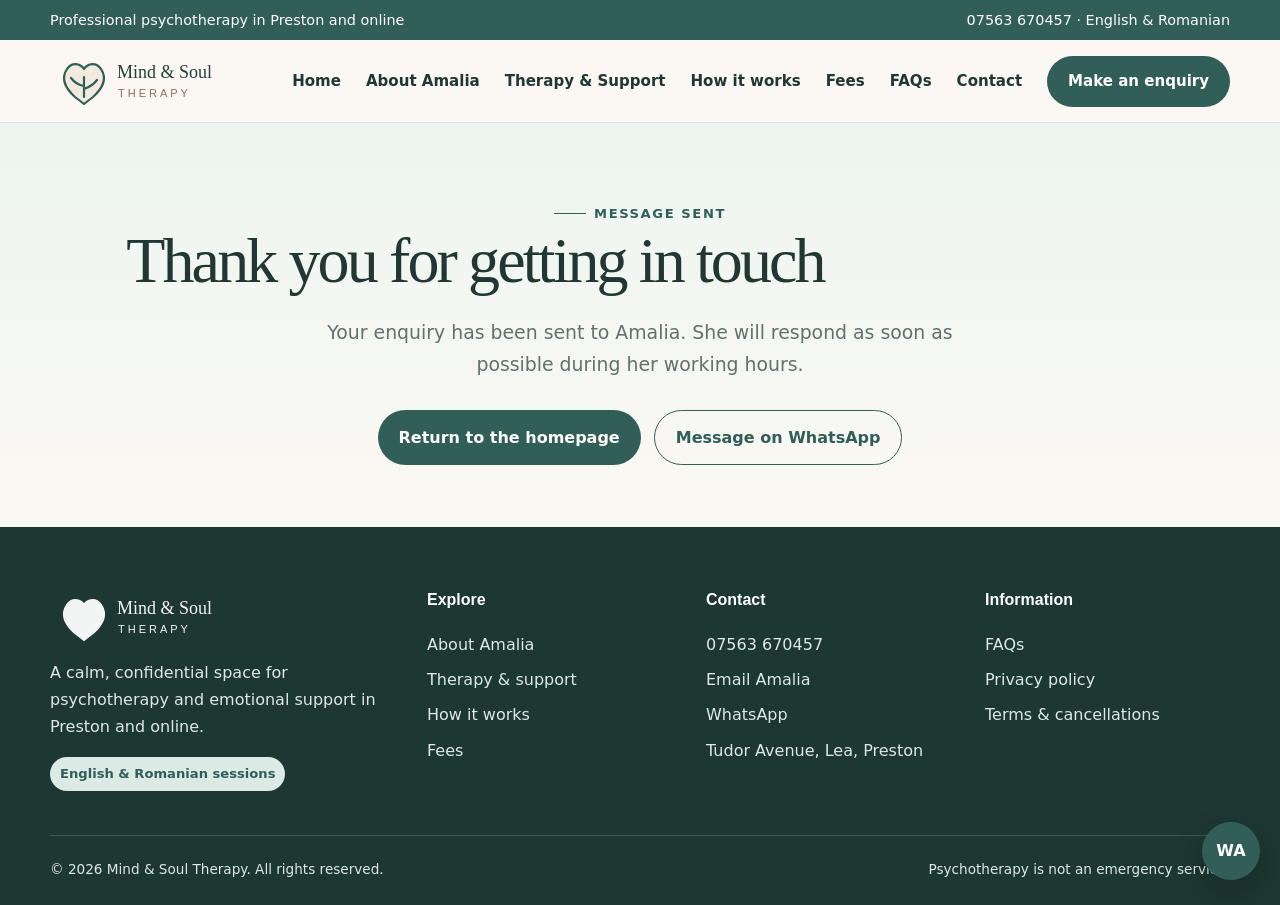
<file: thank-you.html>
<!doctype html>
<html lang="en"><head><meta charset="utf-8"><meta name="viewport" content="width=device-width,initial-scale=1">
<title>Thank You | Mind & Soul Therapy</title><meta name="description" content="Thank you for contacting Mind & Soul Therapy."><meta name="robots" content="noindex">
<link rel="icon" href="assets/favicon.svg" type="image/svg+xml"><link rel="stylesheet" href="assets/styles.css"><script defer src="assets/main.js"></script></head><body>
<a class="skip" href="#main">Skip to content</a>
<div class="topbar"><div class="container"><span>Professional psychotherapy in Preston and online</span><span><a href="tel:+447563670457">07563 670457</a> · English & Romanian</span></div></div>
<header class="site-header"><div class="container nav"><a class="brand" href="index.html" aria-label="Mind and Soul Therapy home"><img src="assets/logo.svg" alt="Mind & Soul Therapy"></a><button class="menu-btn" aria-label="Open menu" aria-expanded="false">☰</button><nav class="nav-links" aria-label="Main navigation"><a href="index.html">Home</a><a href="about.html">About Amalia</a><a href="services.html">Therapy & Support</a><a href="how-it-works.html">How it works</a><a href="fees.html">Fees</a><a href="faq.html">FAQs</a><a href="contact.html">Contact</a><a class="nav-cta" href="contact.html">Make an enquiry</a></nav></div></header>
<main id="main"><section class="page-hero"><div class="container" style="text-align:center"><span class="eyebrow">Message sent</span><h1>Thank you for getting in touch</h1><p class="lead" style="margin-inline:auto">Your enquiry has been sent to Amalia. She will respond as soon as possible during her working hours.</p><div class="hero-actions" style="justify-content:center"><a class="btn" href="index.html">Return to the homepage</a><a class="btn secondary" href="https://wa.me/447563670457" target="_blank" rel="noopener">Message on WhatsApp</a></div></div></section></main>
<footer class="footer"><div class="container"><div class="footer-grid"><div><img class="footer-logo" src="assets/logo.svg" alt="Mind & Soul Therapy"><p>A calm, confidential space for psychotherapy and emotional support in Preston and online.</p><span class="badge">English & Romanian sessions</span></div><div><h3>Explore</h3><a href="about.html">About Amalia</a><a href="services.html">Therapy & support</a><a href="how-it-works.html">How it works</a><a href="fees.html">Fees</a></div><div><h3>Contact</h3><a href="tel:+447563670457">07563 670457</a><a href="mailto:amalia.counselling@gmail.com">Email Amalia</a><a href="https://wa.me/447563670457" target="_blank" rel="noopener">WhatsApp</a><a href="contact.html">Tudor Avenue, Lea, Preston</a></div><div><h3>Information</h3><a href="faq.html">FAQs</a><a href="privacy.html">Privacy policy</a><a href="terms.html">Terms & cancellations</a></div></div><div class="footer-bottom"><span>© <span data-year></span> Mind & Soul Therapy. All rights reserved.</span><span>Psychotherapy is not an emergency service.</span></div></div></footer>
<a class="whatsapp" href="https://wa.me/447563670457" target="_blank" rel="noopener" aria-label="Message Amalia on WhatsApp">WA</a></body></html>
</file>
<file: assets/styles.css>
:root{--ink:#203733;--muted:#61716e;--green:#315f58;--green2:#477970;--sage:#dceae5;--cream:#fbf8f3;--sand:#eee1d5;--rose:#d5af9a;--white:#fff;--border:#dce4e1;--shadow:0 18px 55px rgba(32,55,51,.10);--radius:24px;--max:1180px}
*{box-sizing:border-box}html{scroll-behavior:smooth}body{margin:0;font-family:Inter,ui-sans-serif,system-ui,-apple-system,"Segoe UI",sans-serif;color:var(--ink);background:var(--cream);line-height:1.7}img{max-width:100%;display:block}a{color:inherit}.container{width:min(var(--max),calc(100% - 40px));margin:auto}.skip{position:absolute;left:-9999px}.skip:focus{left:16px;top:16px;z-index:100;background:#fff;padding:10px 14px;border-radius:8px}.topbar{background:var(--green);color:#fff;font-size:.9rem}.topbar .container{display:flex;justify-content:space-between;gap:24px;padding:8px 0}.topbar a{text-decoration:none}.site-header{position:sticky;top:0;z-index:50;background:rgba(251,248,243,.94);backdrop-filter:blur(14px);border-bottom:1px solid rgba(49,95,88,.12)}.nav{height:82px;display:flex;align-items:center;justify-content:space-between;gap:22px}.brand img{width:220px}.nav-links{display:flex;align-items:center;gap:25px}.nav-links a{text-decoration:none;font-weight:650;font-size:.94rem}.nav-links a:hover,.nav-links a[aria-current="page"]{color:var(--green2)}.nav-cta,.btn{display:inline-flex;align-items:center;justify-content:center;gap:9px;background:var(--green);color:#fff!important;text-decoration:none;border:none;border-radius:999px;padding:13px 21px;font-weight:750;cursor:pointer;transition:.2s}.nav-cta:hover,.btn:hover{background:#254c46;transform:translateY(-1px)}.btn.secondary{background:transparent;color:var(--green)!important;border:1px solid var(--green)}.btn.light{background:#fff;color:var(--green)!important}.menu-btn{display:none;border:0;background:transparent;font-size:1.6rem}.hero{padding:84px 0 74px;overflow:hidden}.hero-grid{display:grid;grid-template-columns:1.05fr .95fr;gap:64px;align-items:center}.eyebrow{display:inline-flex;align-items:center;gap:8px;color:var(--green);font-size:.82rem;font-weight:800;letter-spacing:.12em;text-transform:uppercase}.eyebrow:before{content:"";width:32px;height:1px;background:var(--green)}h1,h2,h3{font-family:Georgia,"Times New Roman",serif;line-height:1.12;margin:0 0 18px;font-weight:500}h1{font-size:clamp(3rem,6vw,5.6rem);letter-spacing:-.045em}h2{font-size:clamp(2.1rem,4vw,3.5rem);letter-spacing:-.025em}h3{font-size:1.55rem}.lead{font-size:1.18rem;color:var(--muted);max-width:650px}.hero-actions{display:flex;gap:13px;flex-wrap:wrap;margin-top:30px}.trust-row{display:flex;gap:20px;flex-wrap:wrap;margin-top:34px;color:var(--muted);font-size:.92rem}.trust-row span{display:flex;align-items:center;gap:8px}.trust-row span:before{content:"✓";display:grid;place-items:center;width:22px;height:22px;border-radius:50%;background:var(--sage);color:var(--green);font-weight:900}.hero-art{position:relative}.hero-art img{filter:drop-shadow(0 24px 30px rgba(49,95,88,.14))}.floating-card{position:absolute;left:-18px;bottom:38px;background:#fff;border-radius:18px;padding:17px 20px;box-shadow:var(--shadow);max-width:250px}.floating-card strong{display:block;color:var(--green)}.section{padding:92px 0}.section.alt{background:#f1f6f3}.section.dark{background:var(--green);color:#fff}.section.dark p{color:#dce9e5}.section-head{max-width:720px;margin-bottom:42px}.section-head.center{text-align:center;margin-left:auto;margin-right:auto}.kicker{color:var(--green);font-size:.82rem;font-weight:800;letter-spacing:.12em;text-transform:uppercase;margin-bottom:12px}.dark .kicker{color:#d9c1ae}.grid-3{display:grid;grid-template-columns:repeat(3,1fr);gap:24px}.grid-2{display:grid;grid-template-columns:repeat(2,1fr);gap:32px}.card{background:#fff;border:1px solid var(--border);border-radius:var(--radius);padding:30px;box-shadow:0 12px 35px rgba(32,55,51,.055)}.card p{color:var(--muted)}.icon{width:52px;height:52px;border-radius:16px;display:grid;place-items:center;background:var(--sage);color:var(--green);font-size:1.4rem;margin-bottom:22px}.link-arrow{color:var(--green);font-weight:800;text-decoration:none}.split{display:grid;grid-template-columns:.9fr 1.1fr;gap:68px;align-items:center}.portrait{min-height:510px;border-radius:40px;background:linear-gradient(145deg,var(--sage),var(--sand));display:flex;align-items:flex-end;justify-content:center;position:relative;overflow:hidden;padding:40px}.portrait:before,.portrait:after{content:"";position:absolute;border-radius:50%;background:rgba(255,255,255,.5)}.portrait:before{width:300px;height:300px;top:-70px;right:-70px}.portrait:after{width:190px;height:190px;bottom:70px;left:-55px}.monogram{width:235px;height:235px;border-radius:50%;background:#fff;display:grid;place-items:center;font:74px Georgia,serif;color:var(--green);box-shadow:var(--shadow);position:relative;z-index:2}.portrait-caption{position:absolute;z-index:3;left:30px;right:30px;bottom:25px;background:rgba(255,255,255,.91);padding:17px 21px;border-radius:17px}.portrait-caption strong{display:block}.checks{list-style:none;padding:0;margin:24px 0}.checks li{padding:7px 0 7px 30px;position:relative}.checks li:before{content:"✓";position:absolute;left:0;color:var(--green);font-weight:900}.quote{font:italic 1.4rem Georgia,serif;border-left:3px solid var(--rose);padding-left:24px;color:#405a55}.steps{counter-reset:steps;display:grid;grid-template-columns:repeat(3,1fr);gap:24px}.step{counter-increment:steps;padding:30px;border-top:1px solid var(--border)}.step:before{content:"0" counter(steps);display:block;color:var(--rose);font-weight:900;margin-bottom:25px}.cta-panel{background:linear-gradient(135deg,#315f58,#477970);color:#fff;border-radius:34px;padding:54px;display:flex;justify-content:space-between;align-items:center;gap:32px}.cta-panel p{color:#dce9e5;max-width:620px}.page-hero{padding:72px 0 62px;background:linear-gradient(180deg,#edf5f1 0%,var(--cream) 100%)}.page-hero h1{font-size:clamp(2.8rem,5vw,4.8rem);max-width:850px}.breadcrumbs{font-size:.9rem;color:var(--muted);margin-bottom:25px}.breadcrumbs a{color:var(--green)}.service-band{display:grid;grid-template-columns:1fr 1fr;gap:0;border-radius:30px;overflow:hidden;background:#fff;border:1px solid var(--border);margin-bottom:30px}.service-band>div{padding:42px}.service-band .visual{background:linear-gradient(145deg,var(--sage),var(--sand));display:grid;place-items:center;min-height:300px;font-size:4rem}.price{font:3.1rem Georgia,serif;color:var(--green);margin:8px 0}.price small{font:1rem Inter,sans-serif;color:var(--muted)}.faq{border-bottom:1px solid var(--border)}.faq button{width:100%;display:flex;justify-content:space-between;gap:20px;text-align:left;background:none;border:0;padding:23px 0;font:600 1.08rem Inter,sans-serif;color:var(--ink);cursor:pointer}.faq .answer{display:none;padding:0 0 23px;color:var(--muted)}.faq.open .answer{display:block}.contact-grid{display:grid;grid-template-columns:.85fr 1.15fr;gap:42px}.contact-list{display:grid;gap:14px;margin:28px 0}.contact-item{display:flex;gap:14px;align-items:flex-start}.contact-item b{display:block}.form{display:grid;gap:16px}.form-row{display:grid;grid-template-columns:1fr 1fr;gap:16px}label{font-weight:700;font-size:.92rem}input,select,textarea{width:100%;padding:14px 15px;border:1px solid #cfdad6;border-radius:12px;background:#fff;font:inherit;margin-top:6px}textarea{min-height:150px;resize:vertical}.notice{font-size:.85rem;color:var(--muted)}.crisis{background:#fff4ed;border:1px solid #edcab8;border-radius:16px;padding:18px 20px;font-size:.9rem}.footer{background:#1d3732;color:#dce9e5;padding:64px 0 24px}.footer-grid{display:grid;grid-template-columns:1.4fr 1fr 1fr 1fr;gap:34px}.footer h3{color:#fff;font:700 1rem Inter,sans-serif}.footer a{display:block;color:#dce9e5;text-decoration:none;padding:4px 0}.footer-logo{filter:brightness(0) invert(1);opacity:.95;width:220px}.footer-bottom{border-top:1px solid rgba(255,255,255,.15);margin-top:44px;padding-top:22px;display:flex;justify-content:space-between;gap:20px;font-size:.85rem}.whatsapp{position:fixed;right:20px;bottom:20px;z-index:40;width:58px;height:58px;border-radius:50%;display:grid;place-items:center;background:#315f58;color:#fff;text-decoration:none;box-shadow:0 12px 30px rgba(0,0,0,.22);font-weight:900}.badge{display:inline-flex;padding:6px 10px;border-radius:999px;background:var(--sage);color:var(--green);font-size:.82rem;font-weight:800}.ro-note{background:#f7eee7;border-radius:18px;padding:18px 22px}.legal h2{font-size:2rem;margin-top:38px}.legal h3{font-family:Inter,sans-serif;font-size:1.15rem;font-weight:800;margin-top:28px}.legal p,.legal li{color:var(--muted)}
@media(max-width:950px){.nav-links{position:fixed;inset:82px 0 auto 0;background:var(--cream);padding:25px 30px;display:none;flex-direction:column;align-items:flex-start;border-bottom:1px solid var(--border)}.nav-links.open{display:flex}.menu-btn{display:block}.hero-grid,.split,.contact-grid{grid-template-columns:1fr}.hero-art{max-width:650px}.grid-3,.steps{grid-template-columns:1fr 1fr}.footer-grid{grid-template-columns:1fr 1fr}.service-band{grid-template-columns:1fr}.service-band .visual{min-height:220px}.topbar .container{justify-content:center}.topbar span:last-child{display:none}}
@media(max-width:640px){.container{width:min(100% - 28px,var(--max))}.hero{padding:58px 0}.section{padding:68px 0}.grid-3,.grid-2,.steps,.form-row{grid-template-columns:1fr}.cta-panel{padding:34px 25px;display:block}.cta-panel .btn{margin-top:16px}.footer-grid{grid-template-columns:1fr}.footer-bottom{display:block}.brand img{width:188px}.topbar{font-size:.78rem}.floating-card{position:relative;left:auto;bottom:auto;margin-top:-20px}.portrait{min-height:410px}.monogram{width:190px;height:190px}.service-band>div{padding:28px}}


/* Updated site imagery */
.hero-photo{border-radius:36px;overflow:hidden;box-shadow:var(--shadow);position:relative;background:#e8ddd5}
.hero-photo img{width:100%;height:100%;object-fit:cover;min-height:520px}
.hero-photo .floating-card{left:20px;bottom:20px}
.card.image-card{padding:18px}
.service-thumb{width:100%;aspect-ratio:4/3;object-fit:cover;border-radius:20px;margin-bottom:18px}
.service-card-title{font-family:Georgia,"Times New Roman",serif;font-size:1.18rem;line-height:1.2;margin:0 0 10px}
.portrait.photo{padding:0;min-height:unset;background:#e8ddd5;display:block}
.portrait.photo img{width:100%;height:100%;aspect-ratio:4/5;object-fit:cover}
.portrait.photo:before,.portrait.photo:after{display:none}
.service-band .visual{padding:0;overflow:hidden;background:#e8ddd5}
.service-band .visual img{width:100%;height:100%;min-height:320px;object-fit:cover}
.service-showcase{background:var(--rose);color:#fff;padding:72px 0}
.service-showcase .section-head,.service-showcase h2,.service-showcase .lead{color:#fff}
.service-showcase .image-card{background:rgba(255,255,255,.08);border-color:rgba(255,255,255,.18);box-shadow:none}
.service-showcase .image-card p,.service-showcase .image-card .service-card-title{color:#fff}
.service-showcase .service-thumb{border-radius:0}
.service-showcase .section-head{margin-bottom:28px}
@media(max-width:950px){.hero-photo img{min-height:420px}.service-band .visual img{min-height:250px}}


/* Final image placement updates */
.hero-photo{border-radius:36px;overflow:hidden;box-shadow:var(--shadow);position:relative;background:#e8ddd5}
.hero-photo img{width:100%;height:100%;object-fit:cover;min-height:540px}
.hero-photo .floating-card{left:20px;bottom:20px}
.portrait.photo{padding:0;min-height:unset;background:#e8ddd5;display:block}
.portrait.photo img{width:100%;height:100%;aspect-ratio:4/5;object-fit:cover}
.portrait.photo:before,.portrait.photo:after{display:none}
.card.image-card{padding:18px}
.service-thumb{width:100%;aspect-ratio:4/3;object-fit:cover;border-radius:0;margin-bottom:18px}
.service-card-title{font-family:Georgia,"Times New Roman",serif;font-size:1.18rem;line-height:1.2;margin:0 0 10px}
.service-showcase{background:var(--rose);color:#fff;padding:72px 0}
.service-showcase .section-head,.service-showcase h2,.service-showcase .lead{color:#fff}
.service-showcase .image-card{background:transparent;border-color:transparent;box-shadow:none;padding:14px}
.service-showcase .image-card p,.service-showcase .image-card .service-card-title{color:#fff;text-align:center}
.service-showcase .service-thumb{border-radius:0;aspect-ratio:1/1}
.service-band .visual{padding:0;overflow:hidden;background:#e8ddd5}
.service-band .visual img{width:100%;height:100%;min-height:320px;object-fit:cover}
@media(max-width:950px){.hero-photo img{min-height:420px}.service-band .visual img{min-height:250px}}

.inline-whatsapp{display:inline-flex;margin-top:8px;color:var(--green);font-weight:800;text-decoration:none}.inline-whatsapp:before{content:"↗";margin-right:7px}.inline-whatsapp:hover{text-decoration:underline}
.form-status{min-height:1.5em;margin:12px 0 0;color:var(--green);font-weight:700}.form button:disabled{cursor:wait;opacity:.7}
</file>
